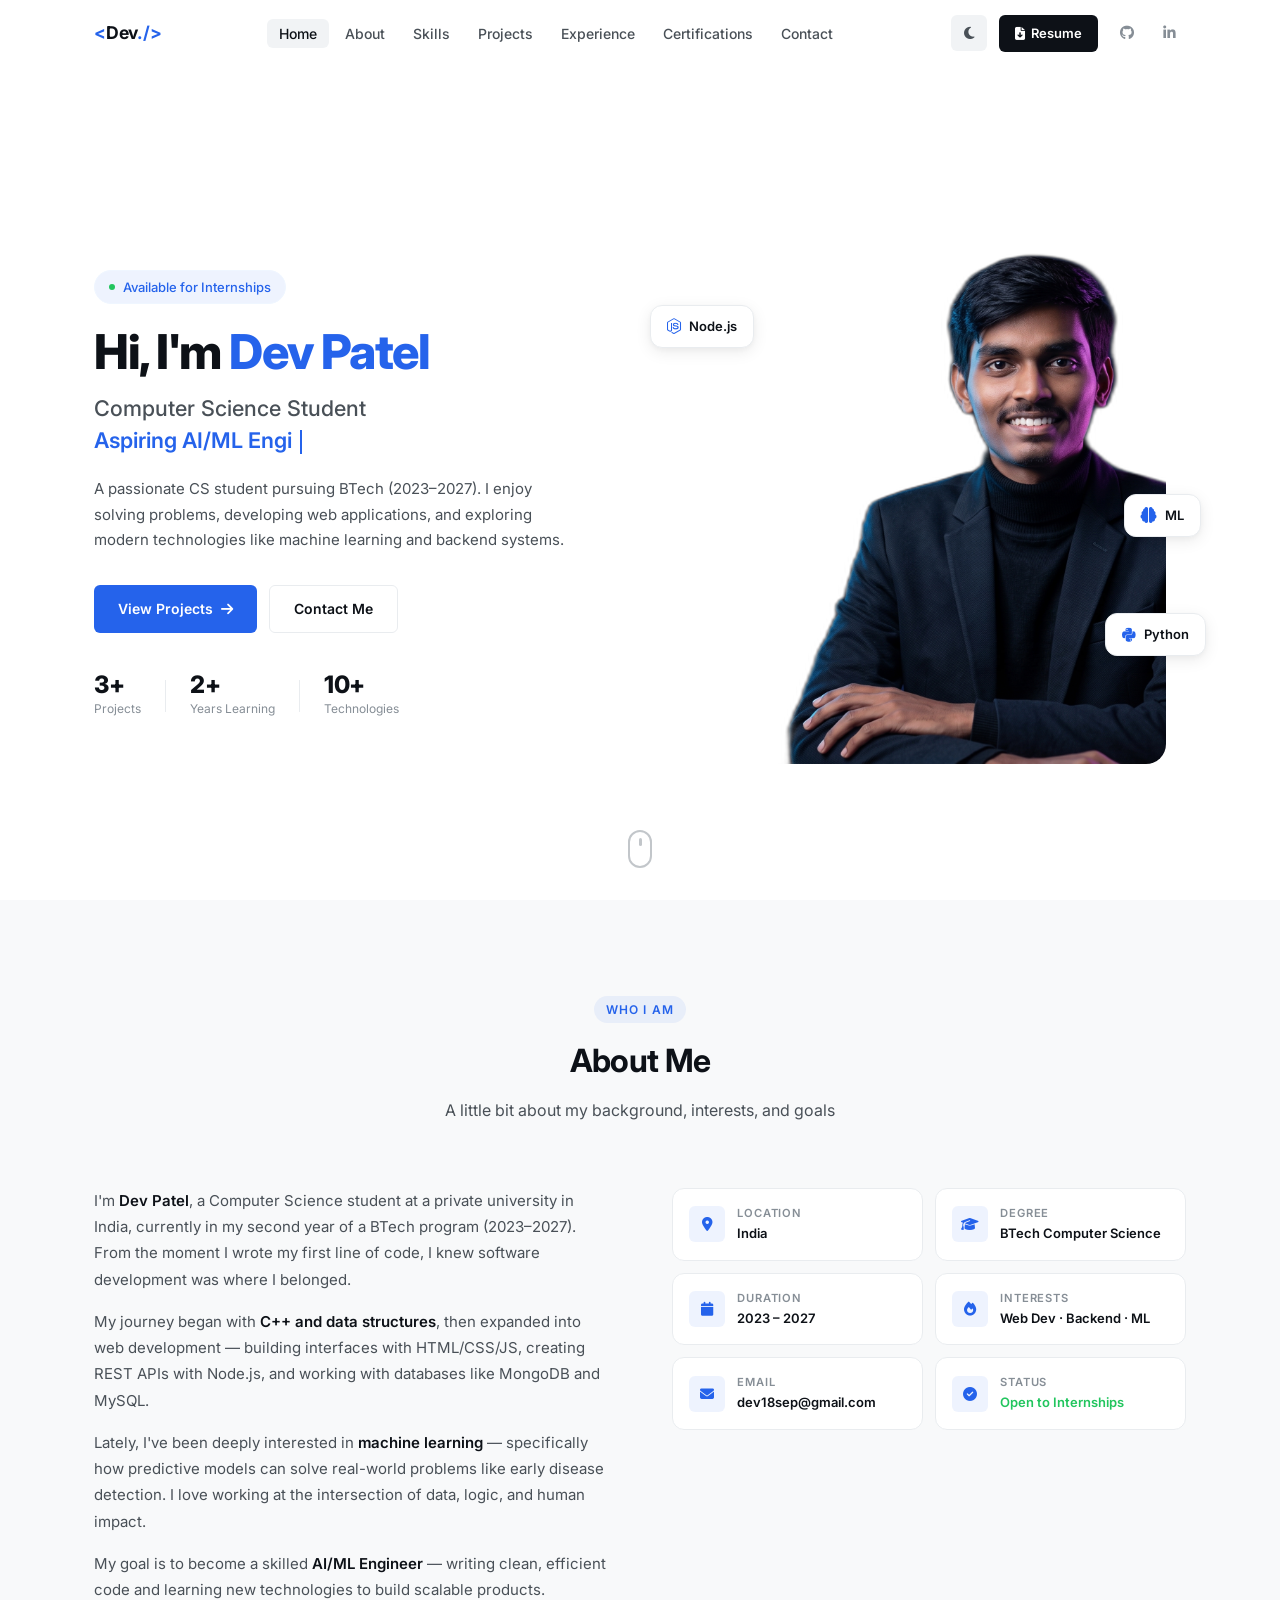
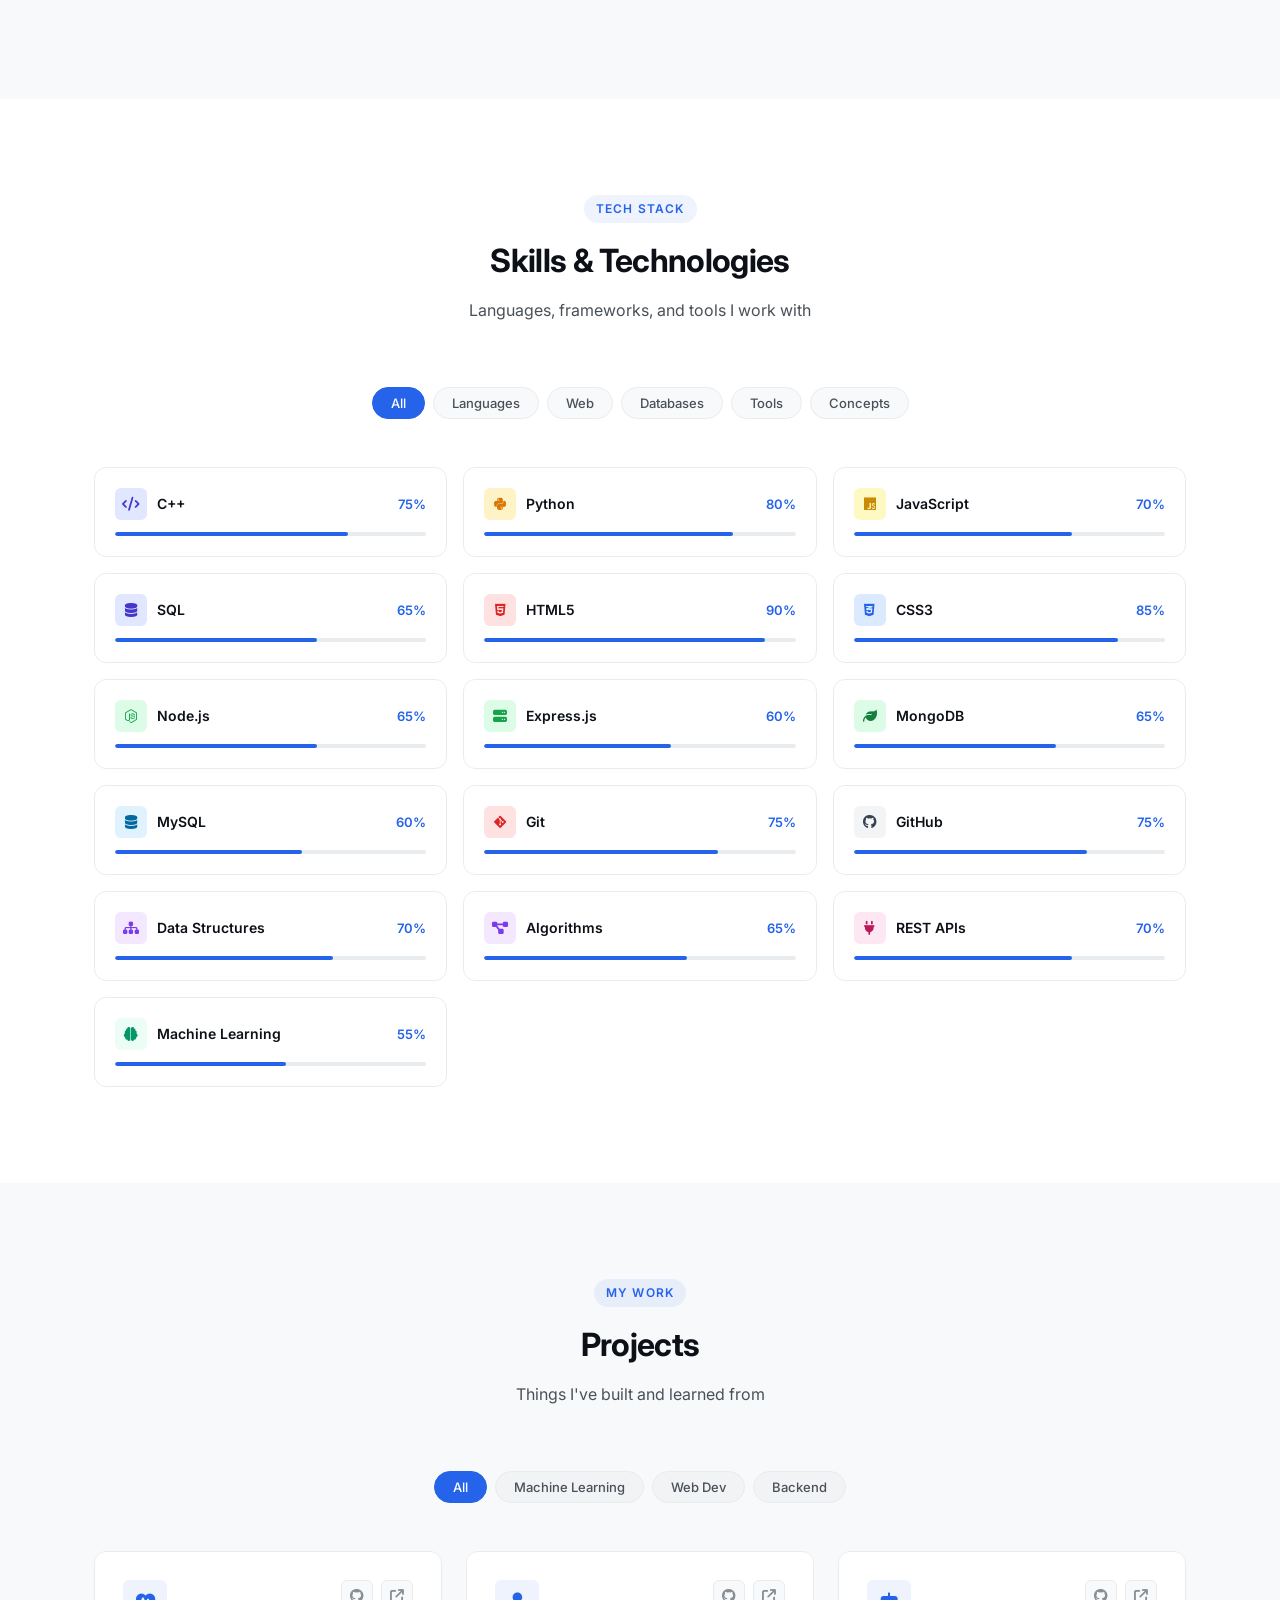
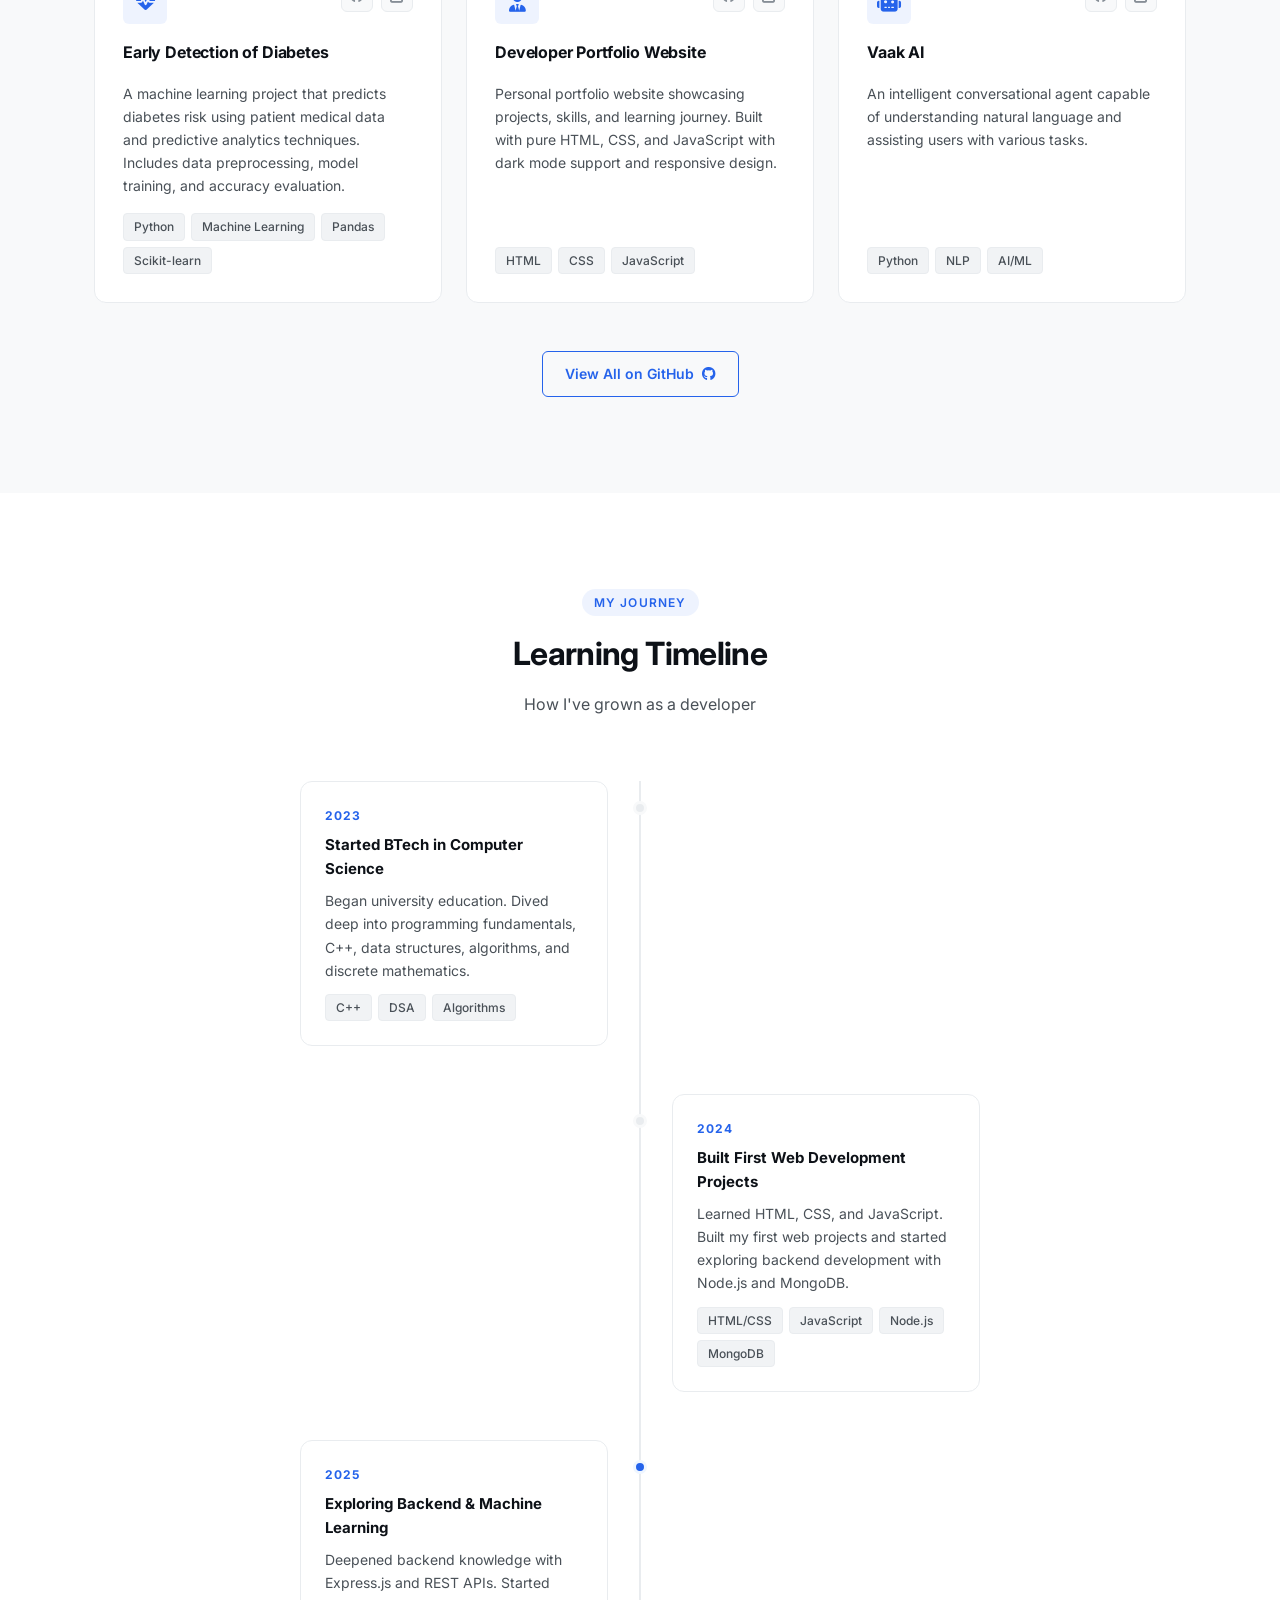
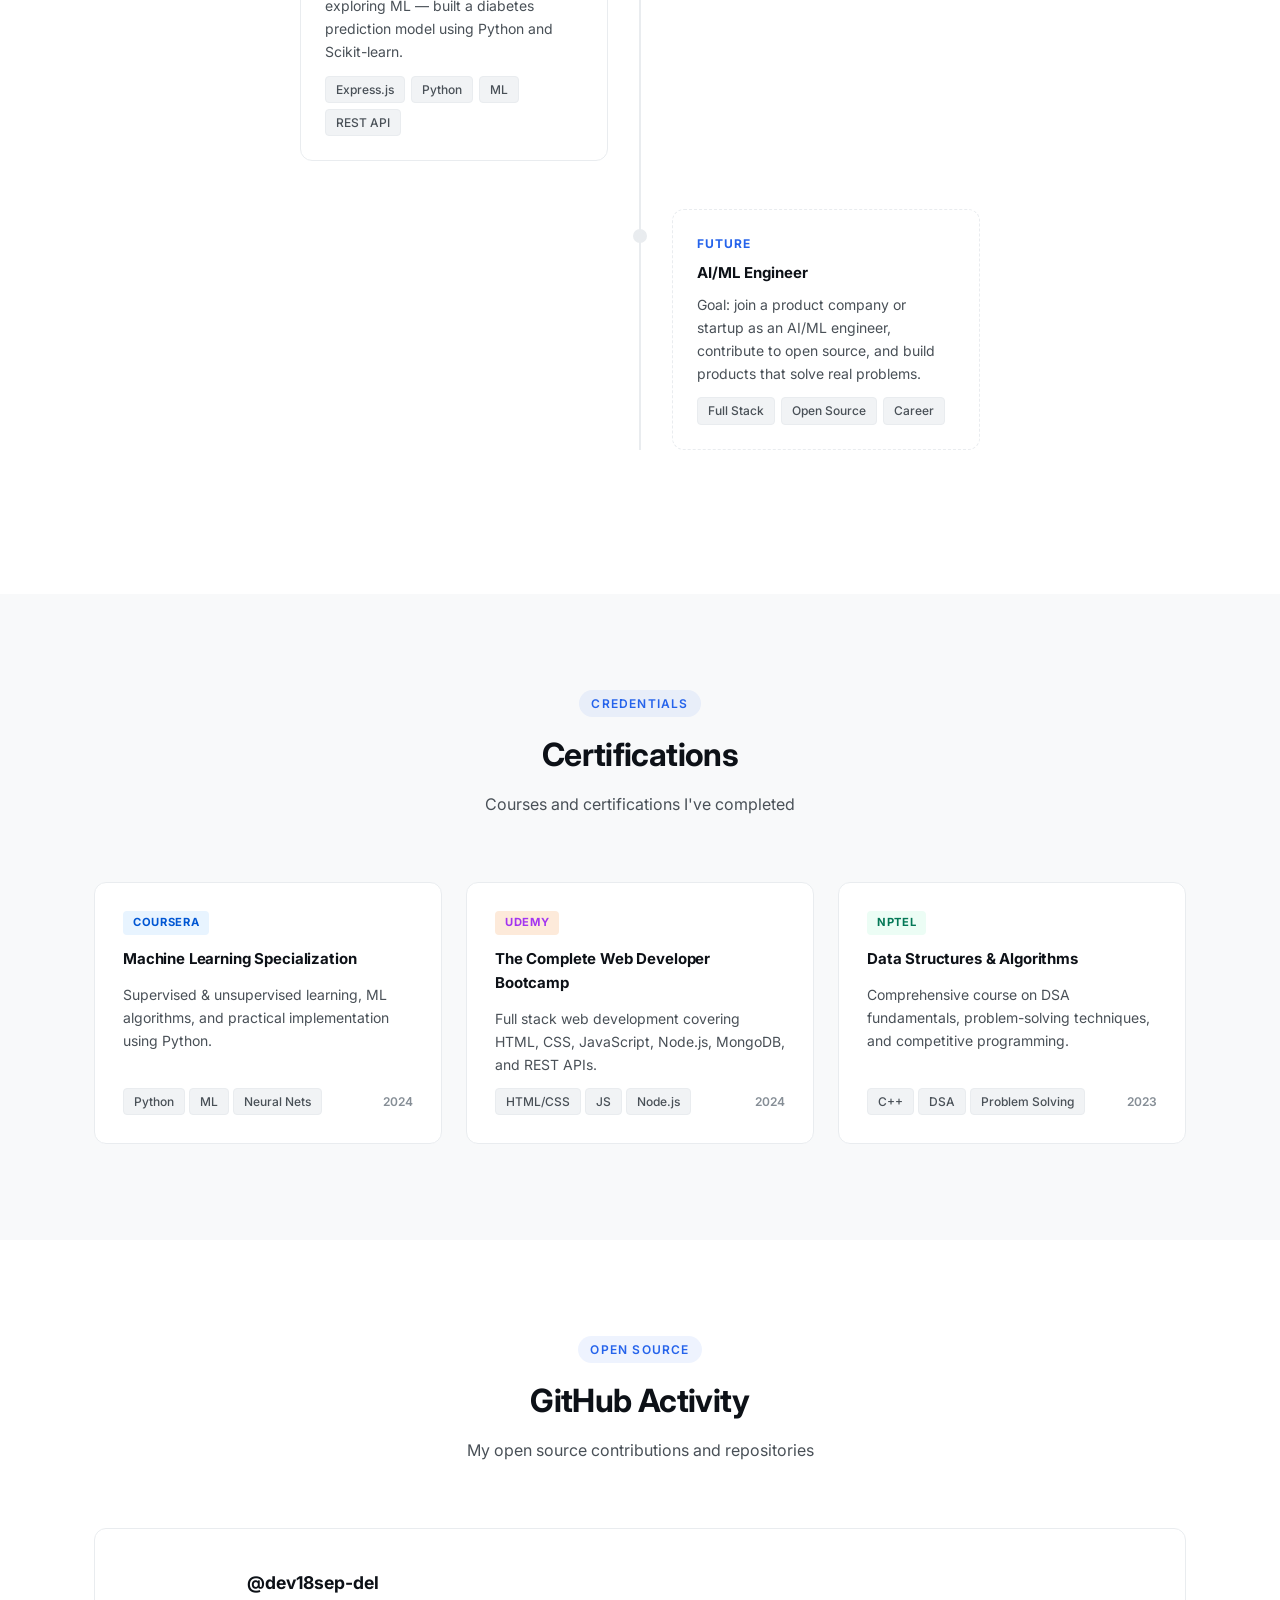
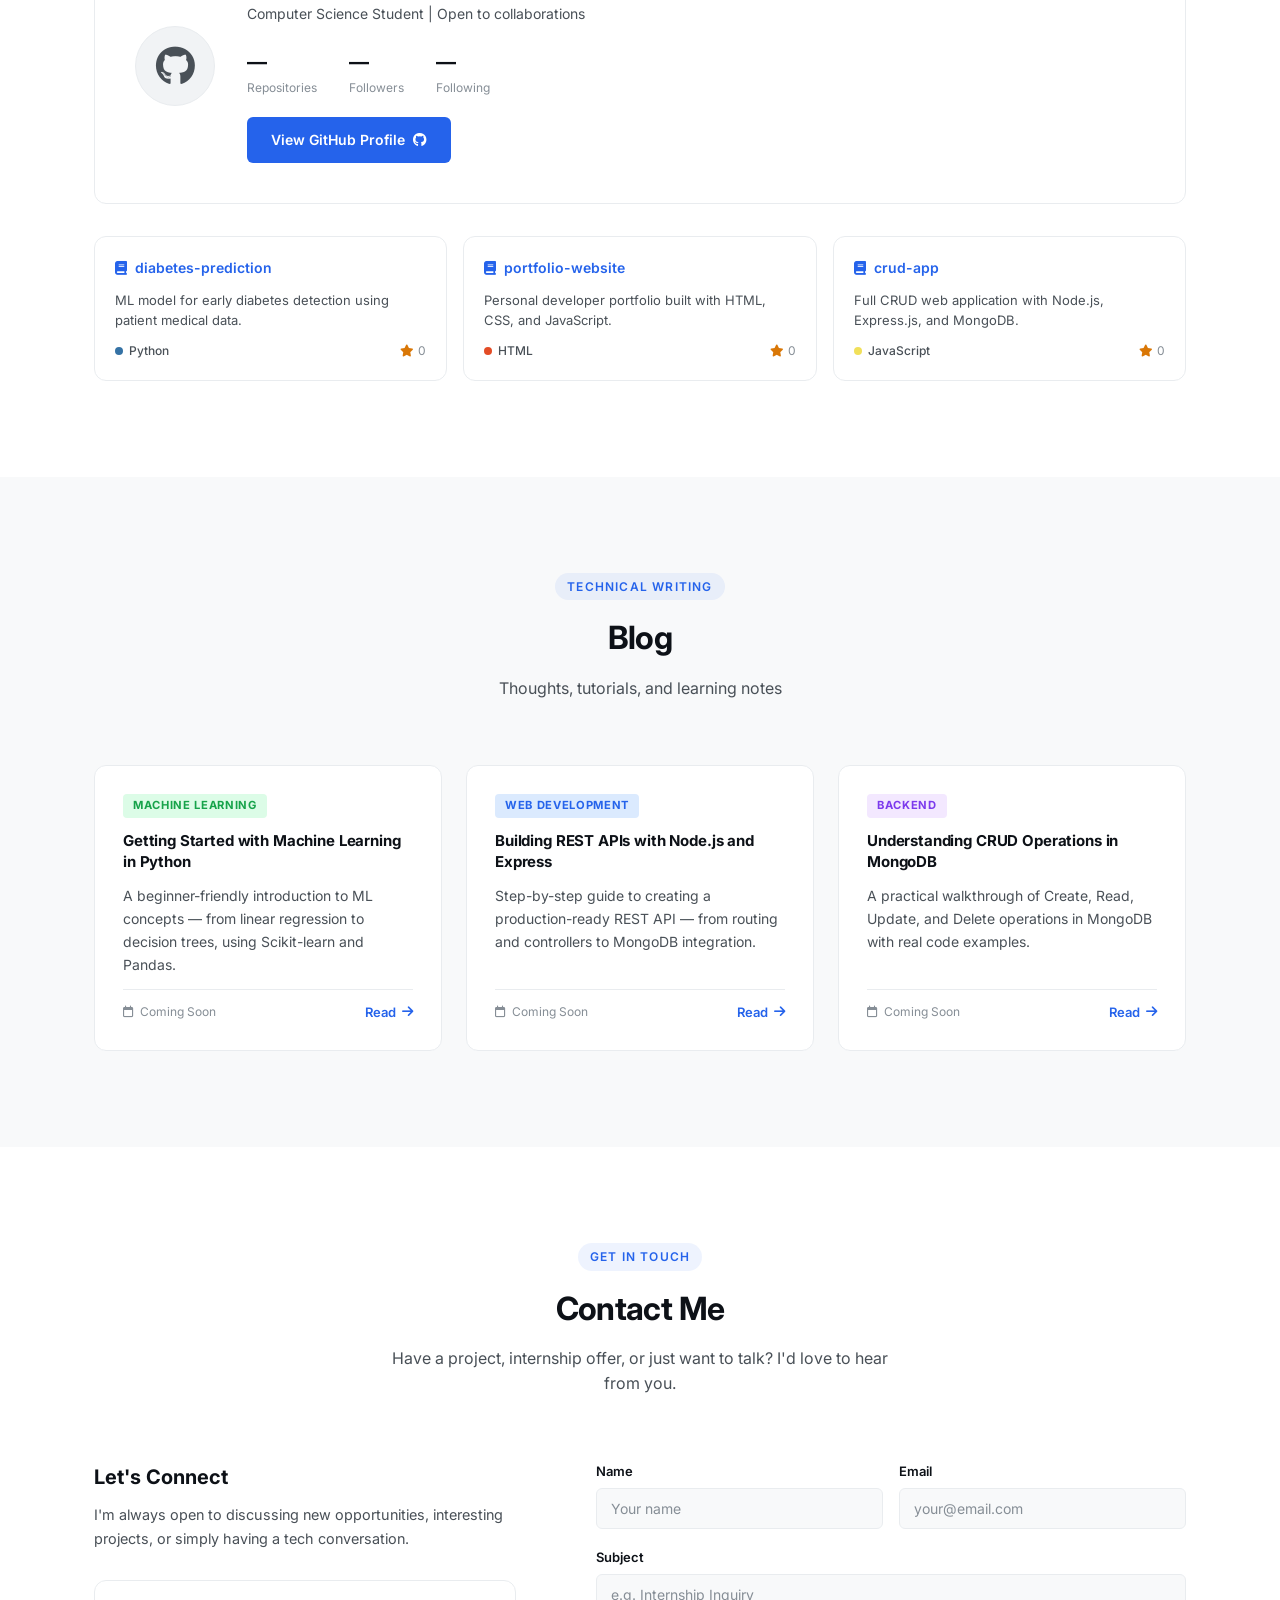
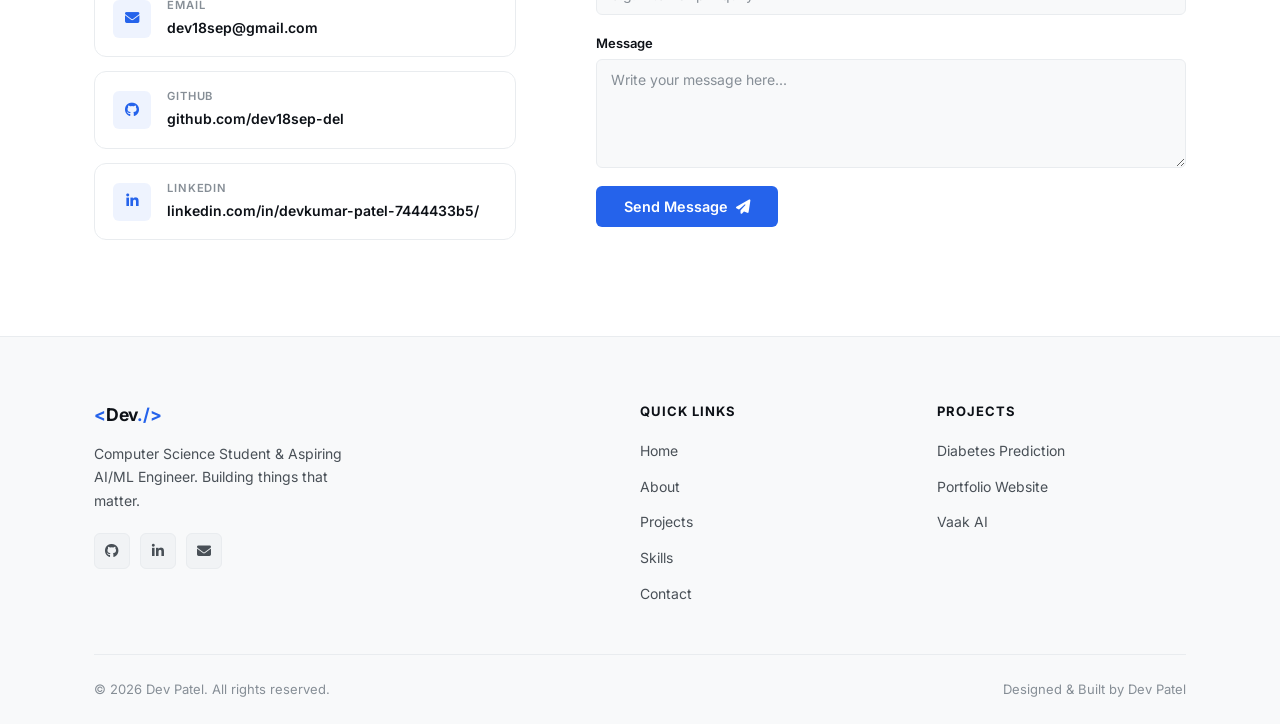
<file: index.html>
<!DOCTYPE html>
<html lang="en" data-theme="light">

<head>
    <meta charset="UTF-8" />
    <meta name="viewport" content="width=device-width, initial-scale=1.0" />
    <meta name="description"
        content="Dev Patel - Computer Science Student & Aspiring AI/ML Engineer. Portfolio showcasing projects, skills, and learning journey." />
    <meta name="keywords" content="Dev Patel, Computer Science, AI/ML Engineer, Web Developer, Portfolio, India" />
    <meta name="author" content="Dev Patel" />
    <meta property="og:title" content="Dev Patel | Portfolio" />
    <meta property="og:description" content="Computer Science Student & Aspiring AI/ML Engineer" />
    <title>Dev Patel | Portfolio</title>
    <link rel="preconnect" href="https://fonts.googleapis.com" />
    <link rel="preconnect" href="https://fonts.gstatic.com" crossorigin />
    <link href="https://fonts.googleapis.com/css2?family=Inter:wght@300;400;500;600;700;800&display=swap"
        rel="stylesheet" />
    <link rel="stylesheet" href="https://cdnjs.cloudflare.com/ajax/libs/font-awesome/6.5.0/css/all.min.css" />
    <link rel="stylesheet" href="style.css" />
</head>

<body>

    <!-- Scroll Progress Bar -->
    <div class="scroll-progress" id="scrollProgress"></div>

    <!-- ========================
       NAVBAR
  ======================== -->
    <nav class="navbar" id="navbar">
        <div class="nav-container">
            <a href="#home" class="nav-logo">
                <span class="logo-bracket">&lt;</span>Dev<span class="logo-dot">.</span><span
                    class="logo-bracket">/&gt;</span>
            </a>

            <ul class="nav-links" id="navLinks">
                <li><a href="#home" class="nav-link active">Home</a></li>
                <li><a href="#about" class="nav-link">About</a></li>
                <li><a href="#skills" class="nav-link">Skills</a></li>
                <li><a href="#projects" class="nav-link">Projects</a></li>
                <li><a href="#experience" class="nav-link">Experience</a></li>
                <li><a href="#certifications" class="nav-link">Certifications</a></li>
                <li><a href="#contact" class="nav-link">Contact</a></li>
            </ul>

            <div class="nav-actions">
                <button class="theme-toggle" id="themeToggle" aria-label="Toggle dark mode">
                    <i class="fa-solid fa-moon" id="themeIcon"></i>
                </button>
                <a href="#" class="btn-resume" id="resumeBtn" aria-label="Download Resume">
                    <i class="fa-solid fa-file-arrow-down"></i>
                    <span>Resume</span>
                </a>
                <div class="nav-socials">
                    <a href="https://github.com/dev18sep-del" target="_blank" rel="noopener" aria-label="GitHub"><i
                            class="fa-brands fa-github"></i></a>
                    <a href="https://www.linkedin.com/in/devkumar-patel-7444433b5/" target="_blank" rel="noopener"
                        aria-label="LinkedIn"><i class="fa-brands fa-linkedin-in"></i></a>
                </div>
            </div>

            <button class="hamburger" id="hamburger" aria-label="Menu">
                <span></span><span></span><span></span>
            </button>
        </div>
    </nav>

    <!-- Mobile Nav Overlay -->
    <div class="mobile-nav" id="mobileNav">
        <ul>
            <li><a href="#home" class="mobile-link">Home</a></li>
            <li><a href="#about" class="mobile-link">About</a></li>
            <li><a href="#skills" class="mobile-link">Skills</a></li>
            <li><a href="#projects" class="mobile-link">Projects</a></li>
            <li><a href="#experience" class="mobile-link">Experience</a></li>
            <li><a href="#certifications" class="mobile-link">Certifications</a></li>
            <li><a href="#contact" class="mobile-link">Contact</a></li>
        </ul>
        <div class="mobile-actions">
            <a href="#" class="btn-resume-mobile">Download Resume</a>
            <div class="mobile-socials">
                <a href="https://github.com/dev18sep-del" target="_blank" rel="noopener"><i
                        class="fa-brands fa-github"></i></a>
                <a href="https://www.linkedin.com/in/devkumar-patel-7444433b5/" target="_blank" rel="noopener"><i
                        class="fa-brands fa-linkedin-in"></i></a>
            </div>
        </div>
    </div>

    <!-- ========================
       HERO SECTION
  ======================== -->
    <section class="hero" id="home">
        <div class="hero-container">
            <div class="hero-content fade-in">
                <div class="hero-badge">
                    <span class="badge-dot"></span>
                    Available for Internships
                </div>
                <h1 class="hero-title">
                    Hi, I'm <span class="text-accent">Dev Patel</span>
                </h1>
                <h2 class="hero-subtitle">
                    Computer Science Student<br />
                    <span class="typewriter" id="typewriter"></span>
                </h2>
                <p class="hero-desc">
                    A passionate CS student pursuing BTech (2023–2027). I enjoy solving problems, developing web
                    applications, and
                    exploring modern technologies like machine learning and backend systems.
                </p>
                <div class="hero-buttons">
                    <a href="#projects" class="btn-primary">View Projects <i class="fa-solid fa-arrow-right"></i></a>
                    <a href="#contact" class="btn-secondary">Contact Me</a>
                </div>
                <div class="hero-stats">
                    <div class="stat">
                        <span class="stat-num">3+</span>
                        <span class="stat-label">Projects</span>
                    </div>
                    <div class="stat-divider"></div>
                    <div class="stat">
                        <span class="stat-num">2+</span>
                        <span class="stat-label">Years Learning</span>
                    </div>
                    <div class="stat-divider"></div>
                    <div class="stat">
                        <span class="stat-num">10+</span>
                        <span class="stat-label">Technologies</span>
                    </div>
                </div>
            </div>
            <div class="hero-image fade-in-right">
                <div class="image-wrapper spline-container">
                    <img src="dev-hero.png" alt="Dev Patel" class="hero-img-element" />
                    <div class="image-decoration"></div>
                </div>
                <div class="floating-card card-1">
                    <i class="fa-brands fa-python"></i>
                    <span>Python</span>
                </div>
                <div class="floating-card card-2">
                    <i class="fa-brands fa-node-js"></i>
                    <span>Node.js</span>
                </div>
                <div class="floating-card card-3">
                    <i class="fa-solid fa-brain"></i>
                    <span>ML</span>
                </div>
            </div>
        </div>
        <div class="scroll-indicator">
            <a href="#about" aria-label="Scroll down">
                <div class="scroll-mouse">
                    <div class="scroll-wheel"></div>
                </div>
            </a>
        </div>
    </section>

    <!-- ========================
       ABOUT SECTION
  ======================== -->
    <section class="section about" id="about">
        <div class="container">
            <div class="section-header">
                <span class="section-tag">Who I Am</span>
                <h2 class="section-title">About Me</h2>
                <p class="section-subtitle">A little bit about my background, interests, and goals</p>
            </div>
            <div class="about-grid">
                <div class="about-text reveal">
                    <p>
                        I'm <strong>Dev Patel</strong>, a Computer Science student at a private university in India,
                        currently in my
                        second year of a BTech program (2023–2027). From the moment I wrote my first line of code, I
                        knew software
                        development was where I belonged.
                    </p>
                    <p>
                        My journey began with <strong>C++ and data structures</strong>, then expanded into web
                        development —
                        building interfaces with HTML/CSS/JS, creating REST APIs with Node.js, and working with
                        databases like
                        MongoDB and MySQL.
                    </p>
                    <p>
                        Lately, I've been deeply interested in <strong>machine learning</strong> — specifically how
                        predictive
                        models can solve real-world problems like early disease detection. I love working at the
                        intersection of
                        data, logic, and human impact.
                    </p>
                    <p>
                        My goal is to become a skilled <strong>AI/ML Engineer</strong> — writing clean,
                        efficient code and learning new technologies to build scalable products.
                    </p>
                </div>
                <div class="about-info reveal">
                    <div class="info-cards">
                        <div class="info-card">
                            <div class="info-icon"><i class="fa-solid fa-location-dot"></i></div>
                            <div class="info-details">
                                <span class="info-label">Location</span>
                                <span class="info-value">India</span>
                            </div>
                        </div>
                        <div class="info-card">
                            <div class="info-icon"><i class="fa-solid fa-graduation-cap"></i></div>
                            <div class="info-details">
                                <span class="info-label">Degree</span>
                                <span class="info-value">BTech Computer Science</span>
                            </div>
                        </div>
                        <div class="info-card">
                            <div class="info-icon"><i class="fa-solid fa-calendar"></i></div>
                            <div class="info-details">
                                <span class="info-label">Duration</span>
                                <span class="info-value">2023 – 2027</span>
                            </div>
                        </div>
                        <div class="info-card">
                            <div class="info-icon"><i class="fa-solid fa-fire"></i></div>
                            <div class="info-details">
                                <span class="info-label">Interests</span>
                                <span class="info-value">Web Dev · Backend · ML</span>
                            </div>
                        </div>
                        <div class="info-card">
                            <div class="info-icon"><i class="fa-solid fa-envelope"></i></div>
                            <div class="info-details">
                                <span class="info-label">Email</span>
                                <span class="info-value">dev18sep@gmail.com</span>
                            </div>
                        </div>
                        <div class="info-card">
                            <div class="info-icon"><i class="fa-solid fa-circle-check"></i></div>
                            <div class="info-details">
                                <span class="info-label">Status</span>
                                <span class="info-value available">Open to Internships</span>
                            </div>
                        </div>
                    </div>
                </div>
            </div>
        </div>
    </section>

    <!-- ========================
       SKILLS SECTION
  ======================== -->
    <section class="section skills" id="skills">
        <div class="container">
            <div class="section-header">
                <span class="section-tag">Tech Stack</span>
                <h2 class="section-title">Skills & Technologies</h2>
                <p class="section-subtitle">Languages, frameworks, and tools I work with</p>
            </div>

            <div class="skills-tabs">
                <button class="skill-tab active" data-target="all">All</button>
                <button class="skill-tab" data-target="languages">Languages</button>
                <button class="skill-tab" data-target="web">Web</button>
                <button class="skill-tab" data-target="databases">Databases</button>
                <button class="skill-tab" data-target="tools">Tools</button>
                <button class="skill-tab" data-target="concepts">Concepts</button>
            </div>

            <div class="skills-grid">
                <!-- Languages -->
                <div class="skill-item reveal" data-category="languages">
                    <div class="skill-header">
                        <div class="skill-icon lang-icon"><i class="fa-solid fa-code"></i></div>
                        <span class="skill-name">C++</span>
                        <span class="skill-percent">75%</span>
                    </div>
                    <div class="skill-bar">
                        <div class="skill-fill" data-width="75"></div>
                    </div>
                </div>
                <div class="skill-item reveal" data-category="languages">
                    <div class="skill-header">
                        <div class="skill-icon py-icon"><i class="fa-brands fa-python"></i></div>
                        <span class="skill-name">Python</span>
                        <span class="skill-percent">80%</span>
                    </div>
                    <div class="skill-bar">
                        <div class="skill-fill" data-width="80"></div>
                    </div>
                </div>
                <div class="skill-item reveal" data-category="languages web">
                    <div class="skill-header">
                        <div class="skill-icon js-icon"><i class="fa-brands fa-js"></i></div>
                        <span class="skill-name">JavaScript</span>
                        <span class="skill-percent">70%</span>
                    </div>
                    <div class="skill-bar">
                        <div class="skill-fill" data-width="70"></div>
                    </div>
                </div>
                <div class="skill-item reveal" data-category="languages databases">
                    <div class="skill-header">
                        <div class="skill-icon sql-icon"><i class="fa-solid fa-database"></i></div>
                        <span class="skill-name">SQL</span>
                        <span class="skill-percent">65%</span>
                    </div>
                    <div class="skill-bar">
                        <div class="skill-fill" data-width="65"></div>
                    </div>
                </div>
                <!-- Web -->
                <div class="skill-item reveal" data-category="web">
                    <div class="skill-header">
                        <div class="skill-icon html-icon"><i class="fa-brands fa-html5"></i></div>
                        <span class="skill-name">HTML5</span>
                        <span class="skill-percent">90%</span>
                    </div>
                    <div class="skill-bar">
                        <div class="skill-fill" data-width="90"></div>
                    </div>
                </div>
                <div class="skill-item reveal" data-category="web">
                    <div class="skill-header">
                        <div class="skill-icon css-icon"><i class="fa-brands fa-css3-alt"></i></div>
                        <span class="skill-name">CSS3</span>
                        <span class="skill-percent">85%</span>
                    </div>
                    <div class="skill-bar">
                        <div class="skill-fill" data-width="85"></div>
                    </div>
                </div>
                <div class="skill-item reveal" data-category="web">
                    <div class="skill-header">
                        <div class="skill-icon node-icon"><i class="fa-brands fa-node-js"></i></div>
                        <span class="skill-name">Node.js</span>
                        <span class="skill-percent">65%</span>
                    </div>
                    <div class="skill-bar">
                        <div class="skill-fill" data-width="65"></div>
                    </div>
                </div>
                <div class="skill-item reveal" data-category="web">
                    <div class="skill-header">
                        <div class="skill-icon express-icon"><i class="fa-solid fa-server"></i></div>
                        <span class="skill-name">Express.js</span>
                        <span class="skill-percent">60%</span>
                    </div>
                    <div class="skill-bar">
                        <div class="skill-fill" data-width="60"></div>
                    </div>
                </div>
                <!-- Databases -->
                <div class="skill-item reveal" data-category="databases">
                    <div class="skill-header">
                        <div class="skill-icon mongo-icon"><i class="fa-solid fa-leaf"></i></div>
                        <span class="skill-name">MongoDB</span>
                        <span class="skill-percent">65%</span>
                    </div>
                    <div class="skill-bar">
                        <div class="skill-fill" data-width="65"></div>
                    </div>
                </div>
                <div class="skill-item reveal" data-category="databases">
                    <div class="skill-header">
                        <div class="skill-icon mysql-icon"><i class="fa-solid fa-database"></i></div>
                        <span class="skill-name">MySQL</span>
                        <span class="skill-percent">60%</span>
                    </div>
                    <div class="skill-bar">
                        <div class="skill-fill" data-width="60"></div>
                    </div>
                </div>
                <!-- Tools -->
                <div class="skill-item reveal" data-category="tools">
                    <div class="skill-header">
                        <div class="skill-icon git-icon"><i class="fa-brands fa-git-alt"></i></div>
                        <span class="skill-name">Git</span>
                        <span class="skill-percent">75%</span>
                    </div>
                    <div class="skill-bar">
                        <div class="skill-fill" data-width="75"></div>
                    </div>
                </div>
                <div class="skill-item reveal" data-category="tools">
                    <div class="skill-header">
                        <div class="skill-icon gh-icon"><i class="fa-brands fa-github"></i></div>
                        <span class="skill-name">GitHub</span>
                        <span class="skill-percent">75%</span>
                    </div>
                    <div class="skill-bar">
                        <div class="skill-fill" data-width="75"></div>
                    </div>
                </div>
                <!-- Concepts -->
                <div class="skill-item reveal" data-category="concepts">
                    <div class="skill-header">
                        <div class="skill-icon dsa-icon"><i class="fa-solid fa-sitemap"></i></div>
                        <span class="skill-name">Data Structures</span>
                        <span class="skill-percent">70%</span>
                    </div>
                    <div class="skill-bar">
                        <div class="skill-fill" data-width="70"></div>
                    </div>
                </div>
                <div class="skill-item reveal" data-category="concepts">
                    <div class="skill-header">
                        <div class="skill-icon algo-icon"><i class="fa-solid fa-diagram-project"></i></div>
                        <span class="skill-name">Algorithms</span>
                        <span class="skill-percent">65%</span>
                    </div>
                    <div class="skill-bar">
                        <div class="skill-fill" data-width="65"></div>
                    </div>
                </div>
                <div class="skill-item reveal" data-category="concepts">
                    <div class="skill-header">
                        <div class="skill-icon api-icon"><i class="fa-solid fa-plug"></i></div>
                        <span class="skill-name">REST APIs</span>
                        <span class="skill-percent">70%</span>
                    </div>
                    <div class="skill-bar">
                        <div class="skill-fill" data-width="70"></div>
                    </div>
                </div>
                <div class="skill-item reveal" data-category="concepts">
                    <div class="skill-header">
                        <div class="skill-icon ml-icon"><i class="fa-solid fa-brain"></i></div>
                        <span class="skill-name">Machine Learning</span>
                        <span class="skill-percent">55%</span>
                    </div>
                    <div class="skill-bar">
                        <div class="skill-fill" data-width="55"></div>
                    </div>
                </div>
            </div>
        </div>
    </section>

    <!-- ========================
       PROJECTS SECTION
  ======================== -->
    <section class="section projects" id="projects">
        <div class="container">
            <div class="section-header">
                <span class="section-tag">My Work</span>
                <h2 class="section-title">Projects</h2>
                <p class="section-subtitle">Things I've built and learned from</p>
            </div>

            <div class="project-filters">
                <button class="filter-btn active" data-filter="all">All</button>
                <button class="filter-btn" data-filter="ml">Machine Learning</button>
                <button class="filter-btn" data-filter="web">Web Dev</button>
                <button class="filter-btn" data-filter="backend">Backend</button>
            </div>

            <div class="projects-grid">
                <!-- Project 1 -->
                <article class="project-card reveal" data-filter="ml">
                    <div class="card-top">
                        <div class="project-icon">
                            <i class="fa-solid fa-heart-pulse"></i>
                        </div>
                        <div class="card-links">
                            <a href="#" class="card-link" title="GitHub" aria-label="GitHub Repository"><i
                                    class="fa-brands fa-github"></i></a>
                            <a href="#" class="card-link" title="Live Demo" aria-label="Live Demo"><i
                                    class="fa-solid fa-arrow-up-right-from-square"></i></a>
                        </div>
                    </div>
                    <h3 class="project-title">Early Detection of Diabetes</h3>
                    <p class="project-desc">
                        A machine learning project that predicts diabetes risk using patient medical data and predictive
                        analytics
                        techniques. Includes data preprocessing, model training, and accuracy evaluation.
                    </p>
                    <div class="project-tags">
                        <span class="tag">Python</span>
                        <span class="tag">Machine Learning</span>
                        <span class="tag">Pandas</span>
                        <span class="tag">Scikit-learn</span>
                    </div>
                </article>

                <!-- Project 2 -->
                <article class="project-card reveal" data-filter="web">
                    <div class="card-top">
                        <div class="project-icon">
                            <i class="fa-solid fa-user-tie"></i>
                        </div>
                        <div class="card-links">
                            <a href="#" class="card-link" title="GitHub" aria-label="GitHub Repository"><i
                                    class="fa-brands fa-github"></i></a>
                            <a href="#" class="card-link" title="Live Demo" aria-label="Live Demo"><i
                                    class="fa-solid fa-arrow-up-right-from-square"></i></a>
                        </div>
                    </div>
                    <h3 class="project-title">Developer Portfolio Website</h3>
                    <p class="project-desc">
                        Personal portfolio website showcasing projects, skills, and learning journey. Built with pure
                        HTML, CSS, and
                        JavaScript with dark mode support and responsive design.
                    </p>
                    <div class="project-tags">
                        <span class="tag">HTML</span>
                        <span class="tag">CSS</span>
                        <span class="tag">JavaScript</span>
                    </div>
                </article>


                <!-- Project 4 -->
                <article class="project-card reveal" data-filter="ml">
                    <div class="card-top">
                        <div class="project-icon">
                            <i class="fa-solid fa-robot"></i>
                        </div>
                        <div class="card-links">
                            <a href="#" class="card-link" title="GitHub" aria-label="GitHub Repository"><i
                                    class="fa-brands fa-github"></i></a>
                            <a href="https://vaakai.ai.studio/" target="_blank" rel="noopener" class="card-link" title="Live Demo" aria-label="Live Demo"><i
                                    class="fa-solid fa-arrow-up-right-from-square"></i></a>
                        </div>
                    </div>
                    <h3 class="project-title">Vaak AI</h3>
                    <p class="project-desc">
                        An intelligent conversational agent capable of understanding natural language and assisting users with various tasks.
                    </p>
                    <div class="project-tags">
                        <span class="tag">Python</span>
                        <span class="tag">NLP</span>
                        <span class="tag">AI/ML</span>
                    </div>
                </article>
            </div>

            <div class="projects-footer">
                <a href="https://github.com/dev18sep-del" target="_blank" rel="noopener" class="btn-outline">
                    View All on GitHub <i class="fa-brands fa-github"></i>
                </a>
            </div>
        </div>
    </section>

    <!-- ========================
       EXPERIENCE / TIMELINE
  ======================== -->
    <section class="section experience" id="experience">
        <div class="container">
            <div class="section-header">
                <span class="section-tag">My Journey</span>
                <h2 class="section-title">Learning Timeline</h2>
                <p class="section-subtitle">How I've grown as a developer</p>
            </div>
            <div class="timeline">
                <div class="timeline-item reveal">
                    <div class="timeline-dot"></div>
                    <div class="timeline-content left">
                        <span class="timeline-year">2023</span>
                        <h3>Started BTech in Computer Science</h3>
                        <p>Began university education. Dived deep into programming fundamentals, C++, data structures,
                            algorithms,
                            and discrete mathematics.</p>
                        <div class="timeline-tags">
                            <span class="tag">C++</span><span class="tag">DSA</span><span class="tag">Algorithms</span>
                        </div>
                    </div>
                </div>
                <div class="timeline-item reveal">
                    <div class="timeline-dot"></div>
                    <div class="timeline-content right">
                        <span class="timeline-year">2024</span>
                        <h3>Built First Web Development Projects</h3>
                        <p>Learned HTML, CSS, and JavaScript. Built my first web projects and started exploring backend
                            development
                            with Node.js and MongoDB.</p>
                        <div class="timeline-tags">
                            <span class="tag">HTML/CSS</span><span class="tag">JavaScript</span><span
                                class="tag">Node.js</span><span class="tag">MongoDB</span>
                        </div>
                    </div>
                </div>
                <div class="timeline-item reveal">
                    <div class="timeline-dot active"></div>
                    <div class="timeline-content left">
                        <span class="timeline-year">2025</span>
                        <h3>Exploring Backend & Machine Learning</h3>
                        <p>Deepened backend knowledge with Express.js and REST APIs. Started exploring ML — built a
                            diabetes
                            prediction model using Python and Scikit-learn.</p>
                        <div class="timeline-tags">
                            <span class="tag">Express.js</span><span class="tag">Python</span><span
                                class="tag">ML</span><span class="tag">REST API</span>
                        </div>
                    </div>
                </div>
                <div class="timeline-item reveal">
                    <div class="timeline-dot future"></div>
                    <div class="timeline-content right future-card">
                        <span class="timeline-year">Future</span>
                        <h3>AI/ML Engineer</h3>
                        <p>Goal: join a product company or startup as an AI/ML engineer, contribute to open source,
                            and build products that solve real problems.</p>
                        <div class="timeline-tags">
                            <span class="tag">Full Stack</span><span class="tag">Open Source</span><span
                                class="tag">Career</span>
                        </div>
                    </div>
                </div>
            </div>
        </div>
    </section>

    <!-- ========================
       CERTIFICATIONS SECTION
  ======================== -->
    <section class="section certifications" id="certifications">
        <div class="container">
            <div class="section-header">
                <span class="section-tag">Credentials</span>
                <h2 class="section-title">Certifications</h2>
                <p class="section-subtitle">Courses and certifications I've completed</p>
            </div>
            <div class="certs-grid">
                <div class="cert-card reveal">
                    <div class="cert-platform coursera">Coursera</div>
                    <h3 class="cert-title">Machine Learning Specialization</h3>
                    <p class="cert-desc">Supervised & unsupervised learning, ML algorithms, and practical implementation
                        using
                        Python.</p>
                    <div class="cert-footer">
                        <div class="cert-skills">
                            <span class="tag">Python</span><span class="tag">ML</span><span class="tag">Neural
                                Nets</span>
                        </div>
                        <span class="cert-date">2024</span>
                    </div>
                </div>
                <div class="cert-card reveal">
                    <div class="cert-platform udemy">Udemy</div>
                    <h3 class="cert-title">The Complete Web Developer Bootcamp</h3>
                    <p class="cert-desc">Full stack web development covering HTML, CSS, JavaScript, Node.js, MongoDB,
                        and REST
                        APIs.</p>
                    <div class="cert-footer">
                        <div class="cert-skills">
                            <span class="tag">HTML/CSS</span><span class="tag">JS</span><span class="tag">Node.js</span>
                        </div>
                        <span class="cert-date">2024</span>
                    </div>
                </div>
                <div class="cert-card reveal">
                    <div class="cert-platform nptel">NPTEL</div>
                    <h3 class="cert-title">Data Structures & Algorithms</h3>
                    <p class="cert-desc">Comprehensive course on DSA fundamentals, problem-solving techniques, and
                        competitive
                        programming.</p>
                    <div class="cert-footer">
                        <div class="cert-skills">
                            <span class="tag">C++</span><span class="tag">DSA</span><span class="tag">Problem
                                Solving</span>
                        </div>
                        <span class="cert-date">2023</span>
                    </div>
                </div>
            </div>
        </div>
    </section>

    <!-- ========================
       GITHUB SECTION
  ======================== -->
    <section class="section github-section" id="github">
        <div class="container">
            <div class="section-header">
                <span class="section-tag">Open Source</span>
                <h2 class="section-title">GitHub Activity</h2>
                <p class="section-subtitle">My open source contributions and repositories</p>
            </div>
            <div class="github-profile-card reveal">
                <div class="github-avatar">
                    <i class="fa-brands fa-github"></i>
                </div>
                <div class="github-info">
                    <h3 id="gh-name">@dev18sep-del</h3>
                    <p id="gh-bio">Computer Science Student | Open to collaborations</p>
                    <div class="github-stats" id="gh-stats">
                        <div class="gh-stat">
                            <span class="gh-stat-num" id="gh-repos">—</span>
                            <span class="gh-stat-label">Repositories</span>
                        </div>
                        <div class="gh-stat">
                            <span class="gh-stat-num" id="gh-followers">—</span>
                            <span class="gh-stat-label">Followers</span>
                        </div>
                        <div class="gh-stat">
                            <span class="gh-stat-num" id="gh-following">—</span>
                            <span class="gh-stat-label">Following</span>
                        </div>
                    </div>
                    <a href="https://github.com/dev18sep-del" target="_blank" rel="noopener" class="btn-primary gh-btn">
                        View GitHub Profile <i class="fa-brands fa-github"></i>
                    </a>
                </div>
            </div>
            <div class="repos-grid" id="reposGrid">
                <!-- Repos loaded via JS or placeholders -->
                <div class="repo-card reveal">
                    <div class="repo-header">
                        <i class="fa-solid fa-book"></i>
                        <span class="repo-name">diabetes-prediction</span>
                    </div>
                    <p class="repo-desc">ML model for early diabetes detection using patient medical data.</p>
                    <div class="repo-footer">
                        <span class="repo-lang python-dot">Python</span>
                        <span class="repo-stars"><i class="fa-solid fa-star"></i> 0</span>
                    </div>
                </div>
                <div class="repo-card reveal">
                    <div class="repo-header">
                        <i class="fa-solid fa-book"></i>
                        <span class="repo-name">portfolio-website</span>
                    </div>
                    <p class="repo-desc">Personal developer portfolio built with HTML, CSS, and JavaScript.</p>
                    <div class="repo-footer">
                        <span class="repo-lang html-dot">HTML</span>
                        <span class="repo-stars"><i class="fa-solid fa-star"></i> 0</span>
                    </div>
                </div>
                <div class="repo-card reveal">
                    <div class="repo-header">
                        <i class="fa-solid fa-book"></i>
                        <span class="repo-name">crud-app</span>
                    </div>
                    <p class="repo-desc">Full CRUD web application with Node.js, Express.js, and MongoDB.</p>
                    <div class="repo-footer">
                        <span class="repo-lang js-dot">JavaScript</span>
                        <span class="repo-stars"><i class="fa-solid fa-star"></i> 0</span>
                    </div>
                </div>
            </div>
        </div>
    </section>

    <!-- ========================
       BLOG SECTION
  ======================== -->
    <section class="section blog" id="blog">
        <div class="container">
            <div class="section-header">
                <span class="section-tag">Technical Writing</span>
                <h2 class="section-title">Blog</h2>
                <p class="section-subtitle">Thoughts, tutorials, and learning notes</p>
            </div>
            <div class="blog-grid">
                <article class="blog-card reveal">
                    <div class="blog-tag-top ml">Machine Learning</div>
                    <h3 class="blog-title">Getting Started with Machine Learning in Python</h3>
                    <p class="blog-excerpt">A beginner-friendly introduction to ML concepts — from linear regression to
                        decision
                        trees, using Scikit-learn and Pandas.</p>
                    <div class="blog-footer">
                        <span class="blog-date"><i class="fa-regular fa-calendar"></i> Coming Soon</span>
                        <a href="#" class="blog-link">Read <i class="fa-solid fa-arrow-right"></i></a>
                    </div>
                </article>
                <article class="blog-card reveal">
                    <div class="blog-tag-top web">Web Development</div>
                    <h3 class="blog-title">Building REST APIs with Node.js and Express</h3>
                    <p class="blog-excerpt">Step-by-step guide to creating a production-ready REST API — from routing
                        and
                        controllers to MongoDB integration.</p>
                    <div class="blog-footer">
                        <span class="blog-date"><i class="fa-regular fa-calendar"></i> Coming Soon</span>
                        <a href="#" class="blog-link">Read <i class="fa-solid fa-arrow-right"></i></a>
                    </div>
                </article>
                <article class="blog-card reveal">
                    <div class="blog-tag-top backend">Backend</div>
                    <h3 class="blog-title">Understanding CRUD Operations in MongoDB</h3>
                    <p class="blog-excerpt">A practical walkthrough of Create, Read, Update, and Delete operations in
                        MongoDB with
                        real code examples.</p>
                    <div class="blog-footer">
                        <span class="blog-date"><i class="fa-regular fa-calendar"></i> Coming Soon</span>
                        <a href="#" class="blog-link">Read <i class="fa-solid fa-arrow-right"></i></a>
                    </div>
                </article>
            </div>
        </div>
    </section>

    <!-- ========================
       CONTACT SECTION
  ======================== -->
    <section class="section contact" id="contact">
        <div class="container">
            <div class="section-header">
                <span class="section-tag">Get In Touch</span>
                <h2 class="section-title">Contact Me</h2>
                <p class="section-subtitle">Have a project, internship offer, or just want to talk? I'd love to hear
                    from you.
                </p>
            </div>
            <div class="contact-grid">
                <div class="contact-info reveal">
                    <h3>Let's Connect</h3>
                    <p>I'm always open to discussing new opportunities, interesting projects, or simply having a tech
                        conversation.</p>
                    <div class="contact-links">
                        <a href="mailto:dev18sep@gmail.com" class="contact-link-item">
                            <div class="contact-link-icon"><i class="fa-solid fa-envelope"></i></div>
                            <div>
                                <span class="cl-label">Email</span>
                                <span class="cl-value">dev18sep@gmail.com</span>
                            </div>
                        </a>
                        <a href="https://github.com/dev18sep-del" target="_blank" rel="noopener"
                            class="contact-link-item">
                            <div class="contact-link-icon"><i class="fa-brands fa-github"></i></div>
                            <div>
                                <span class="cl-label">GitHub</span>
                                <span class="cl-value">github.com/dev18sep-del</span>
                            </div>
                        </a>
                        <a href="https://www.linkedin.com/in/devkumar-patel-7444433b5/" target="_blank" rel="noopener"
                            class="contact-link-item">
                            <div class="contact-link-icon"><i class="fa-brands fa-linkedin-in"></i></div>
                            <div>
                                <span class="cl-label">LinkedIn</span>
                                <span class="cl-value">linkedin.com/in/devkumar-patel-7444433b5/</span>
                            </div>
                        </a>
                    </div>
                </div>
                <div class="contact-form-container reveal">
                    <form class="contact-form" id="contactForm" novalidate>
                        <div class="form-row">
                            <div class="form-group">
                                <label for="contactName">Name</label>
                                <input type="text" id="contactName" name="name" placeholder="Your name"
                                    autocomplete="name" />
                                <span class="form-error" id="nameError"></span>
                            </div>
                            <div class="form-group">
                                <label for="contactEmail">Email</label>
                                <input type="email" id="contactEmail" name="email" placeholder="your@email.com"
                                    autocomplete="email" />
                                <span class="form-error" id="emailError"></span>
                            </div>
                        </div>
                        <div class="form-group">
                            <label for="contactSubject">Subject</label>
                            <input type="text" id="contactSubject" name="subject"
                                placeholder="e.g. Internship Inquiry" />
                            <span class="form-error" id="subjectError"></span>
                        </div>
                        <div class="form-group">
                            <label for="contactMessage">Message</label>
                            <textarea id="contactMessage" name="message" rows="5"
                                placeholder="Write your message here..."></textarea>
                            <span class="form-error" id="messageError"></span>
                        </div>
                        <button type="submit" class="btn-primary form-submit" id="submitBtn">
                            <span id="submitText">Send Message</span>
                            <i class="fa-solid fa-paper-plane" id="submitIcon"></i>
                        </button>
                        <div class="form-success" id="formSuccess">
                            <i class="fa-solid fa-circle-check"></i>
                            Message sent! I'll get back to you soon.
                        </div>
                    </form>
                </div>
            </div>
        </div>
    </section>

    <!-- ========================
       FOOTER
  ======================== -->
    <footer class="footer">
        <div class="container">
            <div class="footer-grid">
                <div class="footer-brand">
                    <a href="#home" class="nav-logo">
                        <span class="logo-bracket">&lt;</span>Dev<span class="logo-dot">.</span><span
                            class="logo-bracket">/&gt;</span>
                    </a>
                    <p>Computer Science Student & Aspiring AI/ML Engineer. Building things that matter.</p>
                    <div class="footer-socials">
                        <a href="https://github.com/dev18sep-del" target="_blank" rel="noopener" aria-label="GitHub"><i
                                class="fa-brands fa-github"></i></a>
                        <a href="https://www.linkedin.com/in/devkumar-patel-7444433b5/" target="_blank" rel="noopener"
                            aria-label="LinkedIn"><i class="fa-brands fa-linkedin-in"></i></a>
                        <a href="mailto:dev18sep@gmail.com" aria-label="Email"><i class="fa-solid fa-envelope"></i></a>
                    </div>
                </div>
                <div class="footer-links">
                    <h4>Quick Links</h4>
                    <ul>
                        <li><a href="#home">Home</a></li>
                        <li><a href="#about">About</a></li>
                        <li><a href="#projects">Projects</a></li>
                        <li><a href="#skills">Skills</a></li>
                        <li><a href="#contact">Contact</a></li>
                    </ul>
                </div>
                <div class="footer-links">
                    <h4>Projects</h4>
                    <ul>
                        <li><a href="#">Diabetes Prediction</a></li>
                        <li><a href="#">Portfolio Website</a></li>
                        <li><a href="https://vaakai.ai.studio/" target="_blank" rel="noopener">Vaak AI</a></li>
                    </ul>
                </div>
            </div>
            <div class="footer-bottom">
                <p>© 2026 Dev Patel. All rights reserved.</p>
                <p>Designed & Built by Dev Patel</p>
            </div>
        </div>
    </footer>

    <!-- Back to Top -->
    <button class="back-to-top" id="backToTop" aria-label="Back to top">
        <i class="fa-solid fa-arrow-up"></i>
    </button>

    <script src="script.js"></script>
</body>

</html>
</file>
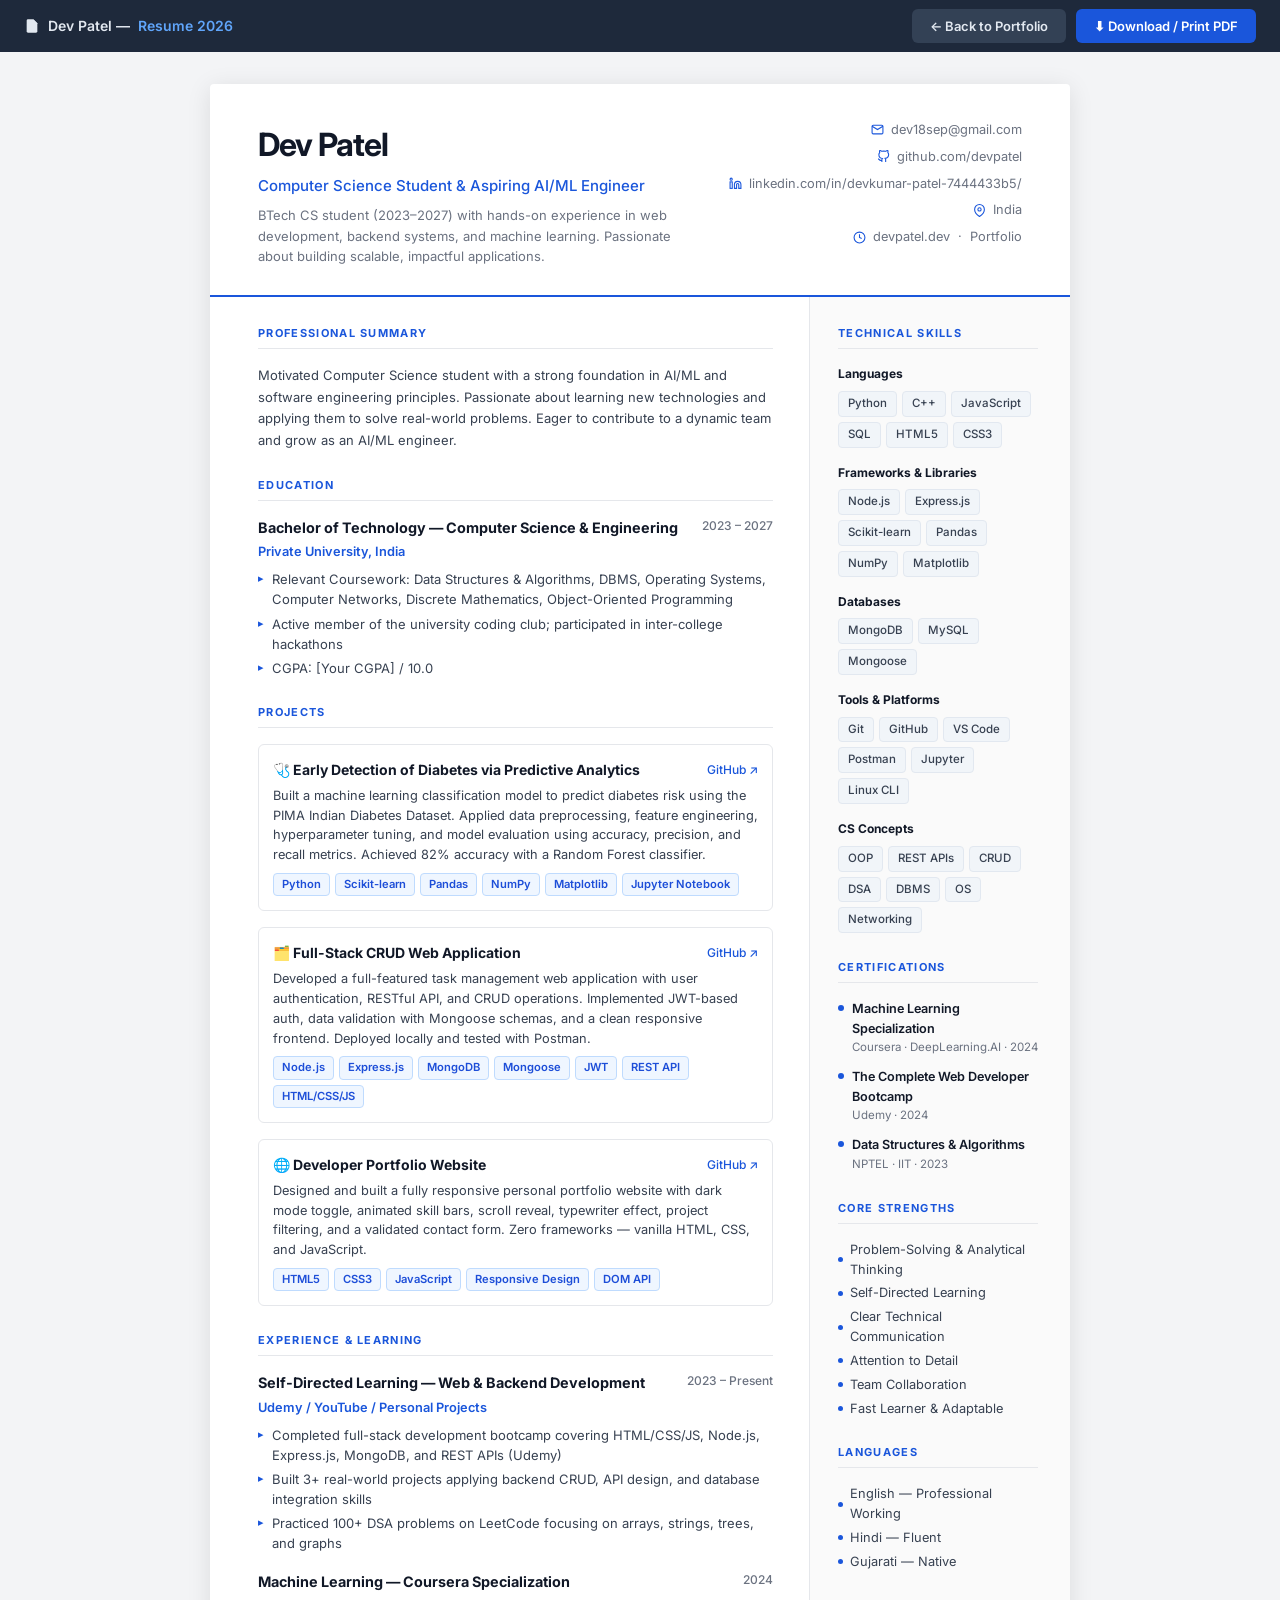
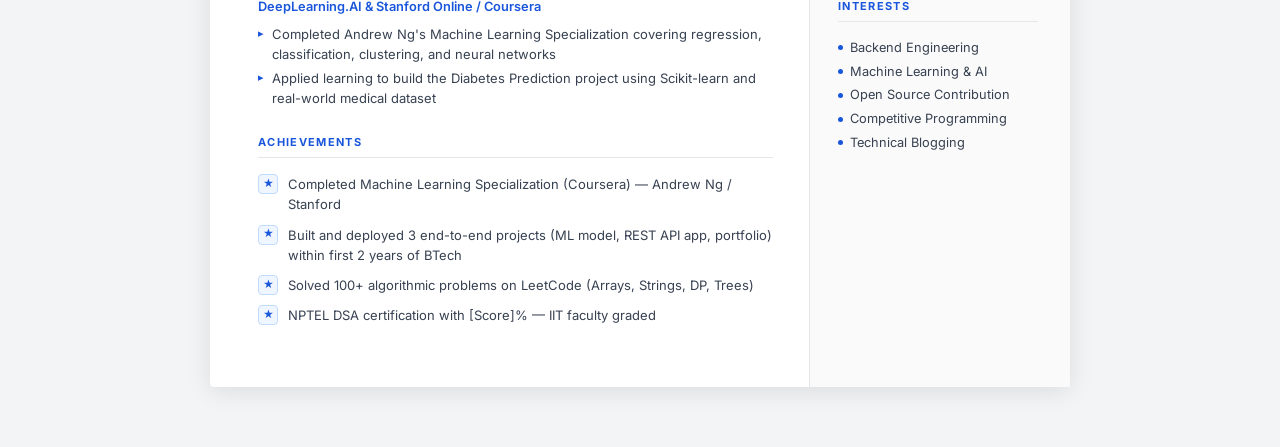
<file: resume.html>
<!DOCTYPE html>
<html lang="en">

<head>
    <meta charset="UTF-8" />
    <meta name="viewport" content="width=device-width, initial-scale=1.0" />
    <title>Dev Patel — Resume</title>
    <link rel="preconnect" href="https://fonts.googleapis.com" />
    <link href="https://fonts.googleapis.com/css2?family=Inter:wght@300;400;500;600;700&display=swap"
        rel="stylesheet" />
    <style>
        /* ================================
       RESUME — Dev Patel
       ATS-friendly + print-ready
    ================================ */
        *,
        *::before,
        *::after {
            box-sizing: border-box;
            margin: 0;
            padding: 0;
        }

        :root {
            --accent: #1a56db;
            --text: #111827;
            --muted: #6b7280;
            --border: #e5e7eb;
            --bg: #ffffff;
            --tag-bg: #eff6ff;
            --tag-color: #1d4ed8;
        }

        body {
            font-family: 'Inter', -apple-system, BlinkMacSystemFont, sans-serif;
            background: #f3f4f6;
            color: var(--text);
            font-size: 14px;
            line-height: 1.55;
        }

        /* ================================
       SCREEN TOOLBAR (hidden on print)
    ================================ */
        .toolbar {
            position: fixed;
            top: 0;
            left: 0;
            right: 0;
            height: 52px;
            background: #1e293b;
            display: flex;
            align-items: center;
            justify-content: space-between;
            padding: 0 24px;
            z-index: 100;
            gap: 12px;
        }

        .toolbar-brand {
            color: #e2e8f0;
            font-size: 0.875rem;
            font-weight: 600;
            display: flex;
            align-items: center;
            gap: 8px;
        }

        .toolbar-brand span {
            color: #60a5fa;
        }

        .toolbar-actions {
            display: flex;
            gap: 10px;
        }

        .btn-print,
        .btn-back {
            display: inline-flex;
            align-items: center;
            gap: 7px;
            padding: 7px 18px;
            border-radius: 6px;
            font-size: 0.8125rem;
            font-weight: 600;
            cursor: pointer;
            border: none;
            font-family: inherit;
            text-decoration: none;
            transition: all 0.15s ease;
        }

        .btn-print {
            background: var(--accent);
            color: #fff;
        }

        .btn-print:hover {
            background: #1e40af;
        }

        .btn-back {
            background: #334155;
            color: #e2e8f0;
        }

        .btn-back:hover {
            background: #475569;
        }

        /* ================================
       PAGE WRAPPER
    ================================ */
        .page-wrapper {
            margin-top: 52px;
            padding: 32px 20px 60px;
            display: flex;
            justify-content: center;
        }

        /* ================================
       RESUME PAPER
    ================================ */
        .resume {
            width: 100%;
            max-width: 860px;
            background: var(--bg);
            box-shadow: 0 4px 24px rgba(0, 0, 0, 0.1);
            border-radius: 4px;
        }

        /* ================================
       HEADER
    ================================ */
        .resume-header {
            padding: 36px 48px 28px;
            border-bottom: 2px solid var(--accent);
            display: flex;
            align-items: flex-start;
            justify-content: space-between;
            gap: 24px;
        }

        .header-left h1 {
            font-size: 2rem;
            font-weight: 700;
            letter-spacing: -0.03em;
            color: var(--text);
            margin-bottom: 4px;
        }

        .header-left .headline {
            font-size: 0.9375rem;
            font-weight: 500;
            color: var(--accent);
            margin-bottom: 8px;
        }

        .header-left .tagline {
            font-size: 0.8125rem;
            color: var(--muted);
            max-width: 420px;
            line-height: 1.6;
        }

        .header-right {
            display: flex;
            flex-direction: column;
            gap: 7px;
            align-items: flex-end;
            flex-shrink: 0;
            min-width: 210px;
        }

        .contact-item {
            display: flex;
            align-items: center;
            gap: 7px;
            font-size: 0.8rem;
            color: var(--muted);
        }

        .contact-item svg {
            width: 13px;
            height: 13px;
            flex-shrink: 0;
            color: var(--accent);
        }

        .contact-item a {
            color: var(--muted);
            text-decoration: none;
        }

        .contact-item a:hover {
            color: var(--accent);
            text-decoration: underline;
        }

        /* ================================
       BODY
    ================================ */
        .resume-body {
            display: grid;
            grid-template-columns: 1fr 260px;
            gap: 0;
        }

        /* ================================
       MAIN COLUMN (LEFT)
    ================================ */
        .main-col {
            padding: 28px 36px 36px 48px;
            border-right: 1px solid var(--border);
        }

        /* ================================
       SIDE COLUMN (RIGHT)
    ================================ */
        .side-col {
            padding: 28px 32px 36px 28px;
            background: #fafafa;
        }

        /* ================================
       SECTIONS
    ================================ */
        .section {
            margin-bottom: 26px;
        }

        .section-title {
            font-size: 0.6875rem;
            font-weight: 700;
            letter-spacing: 0.12em;
            text-transform: uppercase;
            color: var(--accent);
            border-bottom: 1.5px solid var(--border);
            padding-bottom: 6px;
            margin-bottom: 16px;
        }

        /* ================================
       EXPERIENCE ENTRY
    ================================ */
        .entry {
            margin-bottom: 18px;
        }

        .entry:last-child {
            margin-bottom: 0;
        }

        .entry-header {
            display: flex;
            align-items: flex-start;
            justify-content: space-between;
            gap: 12px;
            margin-bottom: 3px;
        }

        .entry-title {
            font-size: 0.9rem;
            font-weight: 700;
            color: var(--text);
        }

        .entry-date {
            font-size: 0.75rem;
            color: var(--muted);
            white-space: nowrap;
            flex-shrink: 0;
            font-weight: 500;
        }

        .entry-org {
            font-size: 0.8rem;
            color: var(--accent);
            font-weight: 600;
            margin-bottom: 7px;
        }

        .entry-desc {
            list-style: none;
            display: flex;
            flex-direction: column;
            gap: 4px;
        }

        .entry-desc li {
            font-size: 0.8125rem;
            color: #374151;
            padding-left: 14px;
            position: relative;
            line-height: 1.55;
        }

        .entry-desc li::before {
            content: '▸';
            position: absolute;
            left: 0;
            color: var(--accent);
            font-size: 0.7rem;
            top: 1px;
        }

        /* ================================
       PROJECT ENTRY
    ================================ */
        .project-entry {
            margin-bottom: 16px;
            padding: 14px;
            border: 1px solid var(--border);
            border-radius: 6px;
            transition: border-color 0.15s;
        }

        .project-entry:hover {
            border-color: #c7d7f5;
        }

        .project-entry:last-child {
            margin-bottom: 0;
        }

        .project-header {
            display: flex;
            align-items: center;
            justify-content: space-between;
            gap: 8px;
            margin-bottom: 5px;
        }

        .project-name {
            font-size: 0.875rem;
            font-weight: 700;
            color: var(--text);
        }

        .project-link {
            font-size: 0.75rem;
            color: var(--accent);
            text-decoration: none;
            font-weight: 500;
        }

        .project-link:hover {
            text-decoration: underline;
        }

        .project-desc {
            font-size: 0.8rem;
            color: #374151;
            margin-bottom: 8px;
            line-height: 1.55;
        }

        .project-tech {
            display: flex;
            flex-wrap: wrap;
            gap: 5px;
        }

        .tech-tag {
            display: inline-block;
            padding: 2px 8px;
            background: var(--tag-bg);
            color: var(--tag-color);
            border: 1px solid #bfdbfe;
            border-radius: 4px;
            font-size: 0.7rem;
            font-weight: 600;
        }

        /* ================================
       SKILLS (Side)
    ================================ */
        .skill-group {
            margin-bottom: 16px;
        }

        .skill-group:last-child {
            margin-bottom: 0;
        }

        .skill-group-title {
            font-size: 0.75rem;
            font-weight: 700;
            color: var(--text);
            margin-bottom: 7px;
        }

        .skill-tags {
            display: flex;
            flex-wrap: wrap;
            gap: 5px;
        }

        .skill-pill {
            display: inline-block;
            padding: 3px 9px;
            background: #f1f5f9;
            border: 1px solid #e2e8f0;
            border-radius: 4px;
            font-size: 0.72rem;
            font-weight: 500;
            color: #374151;
        }

        /* ================================
       EDUCATION (Side)
    ================================ */
        .edu-entry {
            margin-bottom: 14px;
        }

        .edu-degree {
            font-size: 0.84rem;
            font-weight: 700;
            color: var(--text);
            margin-bottom: 2px;
        }

        .edu-school {
            font-size: 0.78rem;
            color: var(--accent);
            font-weight: 600;
            margin-bottom: 2px;
        }

        .edu-detail {
            font-size: 0.75rem;
            color: var(--muted);
        }

        /* ================================
       CERTIFICATIONS (Side)
    ================================ */
        .cert-item {
            display: flex;
            align-items: flex-start;
            gap: 8px;
            margin-bottom: 10px;
        }

        .cert-item:last-child {
            margin-bottom: 0;
        }

        .cert-dot {
            width: 6px;
            height: 6px;
            background: var(--accent);
            border-radius: 50%;
            flex-shrink: 0;
            margin-top: 6px;
        }

        .cert-name {
            font-size: 0.79rem;
            font-weight: 600;
            color: var(--text);
            margin-bottom: 1px;
        }

        .cert-platform {
            font-size: 0.72rem;
            color: var(--muted);
        }

        /* ================================
       LANGUAGES & INTERESTS
    ================================ */
        .list-items {
            display: flex;
            flex-direction: column;
            gap: 4px;
        }

        .list-item {
            font-size: 0.8rem;
            color: #374151;
            display: flex;
            align-items: center;
            gap: 7px;
        }

        .list-item::before {
            content: '';
            width: 5px;
            height: 5px;
            background: var(--accent);
            border-radius: 50%;
            flex-shrink: 0;
        }

        /* ================================
       SUMMARY
    ================================ */
        .summary-text {
            font-size: 0.8125rem;
            color: #374151;
            line-height: 1.65;
        }

        /* ================================
       ACHIEVEMENTS
    ================================ */
        .achievement-item {
            display: flex;
            align-items: flex-start;
            gap: 10px;
            margin-bottom: 10px;
            font-size: 0.8125rem;
            color: #374151;
            line-height: 1.55;
        }

        .achievement-item:last-child {
            margin-bottom: 0;
        }

        .ach-icon {
            width: 20px;
            height: 20px;
            background: var(--tag-bg);
            border: 1px solid #bfdbfe;
            border-radius: 4px;
            display: flex;
            align-items: center;
            justify-content: center;
            flex-shrink: 0;
            font-size: 0.65rem;
            color: var(--accent);
            font-weight: 800;
            margin-top: 0px;
        }

        /* ================================
       PRINT STYLES
    ================================ */
        @media print {
            body {
                background: white;
                font-size: 12.5px;
            }

            .toolbar {
                display: none;
            }

            .page-wrapper {
                margin-top: 0;
                padding: 0;
            }

            .resume {
                box-shadow: none;
                border-radius: 0;
                max-width: 100%;
            }

            .project-entry:hover {
                border-color: var(--border);
            }

            a {
                color: inherit !important;
            }

            @page {
                margin: 14mm 14mm 14mm 14mm;
                size: A4;
            }
        }

        /* ================================
       RESPONSIVE
    ================================ */
        @media (max-width: 720px) {
            .resume-header {
                flex-direction: column;
                padding: 24px;
            }

            .header-right {
                align-items: flex-start;
            }

            .resume-body {
                grid-template-columns: 1fr;
            }

            .main-col {
                padding: 20px 24px;
                border-right: none;
                border-bottom: 1px solid var(--border);
            }

            .side-col {
                padding: 20px 24px;
            }

            .toolbar {
                padding: 0 14px;
            }
        }
    </style>
</head>

<body>

    <!-- ========================
       SCREEN TOOLBAR
  ======================== -->
    <div class="toolbar">
        <div class="toolbar-brand">
            <svg xmlns="http://www.w3.org/2000/svg" width="16" height="16" fill="currentColor" viewBox="0 0 24 24">
                <path d="M14 2H6a2 2 0 0 0-2 2v16a2 2 0 0 0 2 2h12a2 2 0 0 0 2-2V8z" />
                <polyline points="14 2 14 8 20 8" />
            </svg>
            Dev Patel &mdash; <span>Resume 2026</span>
        </div>
        <div class="toolbar-actions">
            <a href="index.html" class="btn-back">← Back to Portfolio</a>
            <button class="btn-print" onclick="window.print()">⬇ Download / Print PDF</button>
        </div>
    </div>

    <div class="page-wrapper">
        <div class="resume">

            <!-- ========================
           HEADER
      ======================== -->
            <header class="resume-header">
                <div class="header-left">
                    <h1>Dev Patel</h1>
                    <div class="headline">Computer Science Student &amp; Aspiring AI/ML Engineer</div>
                    <div class="tagline">
                        BTech CS student (2023–2027) with hands-on experience in web development, backend systems, and
                        machine learning. Passionate about building scalable, impactful applications.
                    </div>
                </div>
                <div class="header-right">
                    <div class="contact-item">
                        <svg xmlns="http://www.w3.org/2000/svg" viewBox="0 0 24 24" fill="none" stroke="currentColor"
                            stroke-width="2">
                            <path d="M4 4h16c1.1 0 2 .9 2 2v12c0 1.1-.9 2-2 2H4c-1.1 0-2-.9-2-2V6c0-1.1.9-2 2-2z" />
                            <polyline points="22,6 12,12 2,6" />
                        </svg>
                        <a href="mailto:dev18sep@gmail.com">dev18sep@gmail.com</a>
                    </div>
                    <div class="contact-item">
                        <svg xmlns="http://www.w3.org/2000/svg" viewBox="0 0 24 24" fill="none" stroke="currentColor"
                            stroke-width="2">
                            <path
                                d="M9 19c-5 1.5-5-2.5-7-3m14 6v-3.87a3.37 3.37 0 0 0-.94-2.61c3.14-.35 6.44-1.54 6.44-7A5.44 5.44 0 0 0 20 4.77 5.07 5.07 0 0 0 19.91 1S18.73.65 16 2.48a13.38 13.38 0 0 0-7 0C6.27.65 5.09 1 5.09 1A5.07 5.07 0 0 0 5 4.77a5.44 5.44 0 0 0-1.5 3.78c0 5.42 3.3 6.61 6.44 7A3.37 3.37 0 0 0 9 18.13V22" />
                        </svg>
                        <a href="https://github.com/dev18sep-del" target="_blank">github.com/devpatel</a>
                    </div>
                    <div class="contact-item">
                        <svg xmlns="http://www.w3.org/2000/svg" viewBox="0 0 24 24" fill="none" stroke="currentColor"
                            stroke-width="2">
                            <path d="M16 8a6 6 0 0 1 6 6v7h-4v-7a2 2 0 0 0-2-2 2 2 0 0 0-2 2v7h-4v-7a6 6 0 0 1 6-6z" />
                            <rect x="2" y="9" width="4" height="12" />
                            <circle cx="4" cy="4" r="2" />
                        </svg>
                        <a href="https://www.linkedin.com/in/devkumar-patel-7444433b5/"
                            target="_blank">linkedin.com/in/devkumar-patel-7444433b5/</a>
                    </div>
                    <div class="contact-item">
                        <svg xmlns="http://www.w3.org/2000/svg" viewBox="0 0 24 24" fill="none" stroke="currentColor"
                            stroke-width="2">
                            <path d="M21 10c0 7-9 13-9 13s-9-6-9-13a9 9 0 0 1 18 0z" />
                            <circle cx="12" cy="10" r="3" />
                        </svg>
                        India
                    </div>
                    <div class="contact-item">
                        <svg xmlns="http://www.w3.org/2000/svg" viewBox="0 0 24 24" fill="none" stroke="currentColor"
                            stroke-width="2">
                            <circle cx="12" cy="12" r="10" />
                            <polyline points="12 6 12 12 16 14" />
                        </svg>
                        devpatel.dev &nbsp;·&nbsp; Portfolio
                    </div>
                </div>
            </header>

            <!-- ========================
           RESUME BODY
      ======================== -->
            <div class="resume-body">

                <!-- ========================
             MAIN COLUMN (LEFT)
        ======================== -->
                <div class="main-col">

                    <!-- Professional Summary -->
                    <div class="section">
                        <div class="section-title">Professional Summary</div>
                        <p class="summary-text">
                            Motivated Computer Science student with a strong foundation in AI/ML and software engineering
                            principles. Passionate about learning new technologies and applying them to solve
                            real-world problems. Eager to contribute to a dynamic team and grow as an AI/ML engineer.
                        </p>
                    </div>

                    <!-- Education -->
                    <div class="section">
                        <div class="section-title">Education</div>
                        <div class="entry">
                            <div class="entry-header">
                                <div class="entry-title">Bachelor of Technology — Computer Science &amp; Engineering
                                </div>
                                <div class="entry-date">2023 – 2027</div>
                            </div>
                            <div class="entry-org">Private University, India</div>
                            <ul class="entry-desc">
                                <li>Relevant Coursework: Data Structures &amp; Algorithms, DBMS, Operating Systems,
                                    Computer Networks, Discrete Mathematics, Object-Oriented Programming</li>
                                <li>Active member of the university coding club; participated in inter-college
                                    hackathons</li>
                                <li>CGPA: [Your CGPA] / 10.0</li>
                            </ul>
                        </div>
                    </div>

                    <!-- Projects -->
                    <div class="section">
                        <div class="section-title">Projects</div>

                        <div class="project-entry">
                            <div class="project-header">
                                <div class="project-name">🩺 Early Detection of Diabetes via Predictive Analytics</div>
                                <a href="https://github.com/dev18sep-del/diabetes-prediction" class="project-link"
                                    target="_blank">GitHub ↗</a>
                            </div>
                            <div class="project-desc">
                                Built a machine learning classification model to predict diabetes risk using the PIMA
                                Indian Diabetes Dataset. Applied data preprocessing, feature engineering, hyperparameter
                                tuning, and model evaluation using accuracy, precision, and recall metrics. Achieved 82%
                                accuracy with a Random Forest classifier.
                            </div>
                            <div class="project-tech">
                                <span class="tech-tag">Python</span>
                                <span class="tech-tag">Scikit-learn</span>
                                <span class="tech-tag">Pandas</span>
                                <span class="tech-tag">NumPy</span>
                                <span class="tech-tag">Matplotlib</span>
                                <span class="tech-tag">Jupyter Notebook</span>
                            </div>
                        </div>

                        <div class="project-entry">
                            <div class="project-header">
                                <div class="project-name">🗂️ Full-Stack CRUD Web Application</div>
                                <a href="https://github.com/dev18sep-del/crud-app" class="project-link"
                                    target="_blank">GitHub ↗</a>
                            </div>
                            <div class="project-desc">
                                Developed a full-featured task management web application with user authentication,
                                RESTful API, and CRUD operations. Implemented JWT-based auth, data validation with
                                Mongoose schemas, and a clean responsive frontend. Deployed locally and tested with
                                Postman.
                            </div>
                            <div class="project-tech">
                                <span class="tech-tag">Node.js</span>
                                <span class="tech-tag">Express.js</span>
                                <span class="tech-tag">MongoDB</span>
                                <span class="tech-tag">Mongoose</span>
                                <span class="tech-tag">JWT</span>
                                <span class="tech-tag">REST API</span>
                                <span class="tech-tag">HTML/CSS/JS</span>
                            </div>
                        </div>

                        <div class="project-entry">
                            <div class="project-header">
                                <div class="project-name">🌐 Developer Portfolio Website</div>
                                <a href="https://github.com/dev18sep-del/portfolio" class="project-link"
                                    target="_blank">GitHub ↗</a>
                            </div>
                            <div class="project-desc">
                                Designed and built a fully responsive personal portfolio website with dark mode toggle,
                                animated skill bars, scroll reveal, typewriter effect, project filtering, and a
                                validated contact form. Zero frameworks — vanilla HTML, CSS, and JavaScript.
                            </div>
                            <div class="project-tech">
                                <span class="tech-tag">HTML5</span>
                                <span class="tech-tag">CSS3</span>
                                <span class="tech-tag">JavaScript</span>
                                <span class="tech-tag">Responsive Design</span>
                                <span class="tech-tag">DOM API</span>
                            </div>
                        </div>
                    </div>

                    <!-- Experience / Internships -->
                    <div class="section">
                        <div class="section-title">Experience &amp; Learning</div>
                        <div class="entry">
                            <div class="entry-header">
                                <div class="entry-title">Self-Directed Learning — Web &amp; Backend Development</div>
                                <div class="entry-date">2023 – Present</div>
                            </div>
                            <div class="entry-org">Udemy / YouTube / Personal Projects</div>
                            <ul class="entry-desc">
                                <li>Completed full-stack development bootcamp covering HTML/CSS/JS, Node.js, Express.js,
                                    MongoDB, and REST APIs (Udemy)</li>
                                <li>Built 3+ real-world projects applying backend CRUD, API design, and database
                                    integration skills</li>
                                <li>Practiced 100+ DSA problems on LeetCode focusing on arrays, strings, trees, and
                                    graphs</li>
                            </ul>
                        </div>
                        <div class="entry">
                            <div class="entry-header">
                                <div class="entry-title">Machine Learning — Coursera Specialization</div>
                                <div class="entry-date">2024</div>
                            </div>
                            <div class="entry-org">DeepLearning.AI &amp; Stanford Online / Coursera</div>
                            <ul class="entry-desc">
                                <li>Completed Andrew Ng's Machine Learning Specialization covering regression,
                                    classification, clustering, and neural networks</li>
                                <li>Applied learning to build the Diabetes Prediction project using Scikit-learn and
                                    real-world medical dataset</li>
                            </ul>
                        </div>
                    </div>

                    <!-- Achievements -->
                    <div class="section">
                        <div class="section-title">Achievements</div>
                        <div class="achievement-item">
                            <div class="ach-icon">★</div>
                            Completed Machine Learning Specialization (Coursera) — Andrew Ng / Stanford
                        </div>
                        <div class="achievement-item">
                            <div class="ach-icon">★</div>
                            Built and deployed 3 end-to-end projects (ML model, REST API app, portfolio) within first 2
                            years of BTech
                        </div>
                        <div class="achievement-item">
                            <div class="ach-icon">★</div>
                            Solved 100+ algorithmic problems on LeetCode (Arrays, Strings, DP, Trees)
                        </div>
                        <div class="achievement-item">
                            <div class="ach-icon">★</div>
                            NPTEL DSA certification with [Score]% — IIT faculty graded
                        </div>
                    </div>

                </div>

                <!-- ========================
             SIDE COLUMN (RIGHT)
        ======================== -->
                <div class="side-col">

                    <!-- Technical Skills -->
                    <div class="section">
                        <div class="section-title">Technical Skills</div>

                        <div class="skill-group">
                            <div class="skill-group-title">Languages</div>
                            <div class="skill-tags">
                                <span class="skill-pill">Python</span>
                                <span class="skill-pill">C++</span>
                                <span class="skill-pill">JavaScript</span>
                                <span class="skill-pill">SQL</span>
                                <span class="skill-pill">HTML5</span>
                                <span class="skill-pill">CSS3</span>
                            </div>
                        </div>

                        <div class="skill-group">
                            <div class="skill-group-title">Frameworks &amp; Libraries</div>
                            <div class="skill-tags">
                                <span class="skill-pill">Node.js</span>
                                <span class="skill-pill">Express.js</span>
                                <span class="skill-pill">Scikit-learn</span>
                                <span class="skill-pill">Pandas</span>
                                <span class="skill-pill">NumPy</span>
                                <span class="skill-pill">Matplotlib</span>
                            </div>
                        </div>

                        <div class="skill-group">
                            <div class="skill-group-title">Databases</div>
                            <div class="skill-tags">
                                <span class="skill-pill">MongoDB</span>
                                <span class="skill-pill">MySQL</span>
                                <span class="skill-pill">Mongoose</span>
                            </div>
                        </div>

                        <div class="skill-group">
                            <div class="skill-group-title">Tools &amp; Platforms</div>
                            <div class="skill-tags">
                                <span class="skill-pill">Git</span>
                                <span class="skill-pill">GitHub</span>
                                <span class="skill-pill">VS Code</span>
                                <span class="skill-pill">Postman</span>
                                <span class="skill-pill">Jupyter</span>
                                <span class="skill-pill">Linux CLI</span>
                            </div>
                        </div>

                        <div class="skill-group">
                            <div class="skill-group-title">CS Concepts</div>
                            <div class="skill-tags">
                                <span class="skill-pill">OOP</span>
                                <span class="skill-pill">REST APIs</span>
                                <span class="skill-pill">CRUD</span>
                                <span class="skill-pill">DSA</span>
                                <span class="skill-pill">DBMS</span>
                                <span class="skill-pill">OS</span>
                                <span class="skill-pill">Networking</span>
                            </div>
                        </div>
                    </div>

                    <!-- Certifications -->
                    <div class="section">
                        <div class="section-title">Certifications</div>

                        <div class="cert-item">
                            <div class="cert-dot"></div>
                            <div>
                                <div class="cert-name">Machine Learning Specialization</div>
                                <div class="cert-platform">Coursera · DeepLearning.AI · 2024</div>
                            </div>
                        </div>
                        <div class="cert-item">
                            <div class="cert-dot"></div>
                            <div>
                                <div class="cert-name">The Complete Web Developer Bootcamp</div>
                                <div class="cert-platform">Udemy · 2024</div>
                            </div>
                        </div>
                        <div class="cert-item">
                            <div class="cert-dot"></div>
                            <div>
                                <div class="cert-name">Data Structures &amp; Algorithms</div>
                                <div class="cert-platform">NPTEL · IIT · 2023</div>
                            </div>
                        </div>
                    </div>

                    <!-- Soft Skills -->
                    <div class="section">
                        <div class="section-title">Core Strengths</div>
                        <div class="list-items">
                            <div class="list-item">Problem-Solving &amp; Analytical Thinking</div>
                            <div class="list-item">Self-Directed Learning</div>
                            <div class="list-item">Clear Technical Communication</div>
                            <div class="list-item">Attention to Detail</div>
                            <div class="list-item">Team Collaboration</div>
                            <div class="list-item">Fast Learner &amp; Adaptable</div>
                        </div>
                    </div>

                    <!-- Languages -->
                    <div class="section">
                        <div class="section-title">Languages</div>
                        <div class="list-items">
                            <div class="list-item">English — Professional Working</div>
                            <div class="list-item">Hindi — Fluent</div>
                            <div class="list-item">Gujarati — Native</div>
                        </div>
                    </div>

                    <!-- Interests -->
                    <div class="section">
                        <div class="section-title">Interests</div>
                        <div class="list-items">
                            <div class="list-item">Backend Engineering</div>
                            <div class="list-item">Machine Learning &amp; AI</div>
                            <div class="list-item">Open Source Contribution</div>
                            <div class="list-item">Competitive Programming</div>
                            <div class="list-item">Technical Blogging</div>
                        </div>
                    </div>

                </div>
            </div><!-- / resume-body -->

        </div><!-- / resume -->
    </div><!-- / page-wrapper -->

</body>

</html>
</file>
<file: style.css>
/* =============================
   DESIGN SYSTEM & VARIABLES
============================= */
:root {
    --bg: #ffffff;
    --bg-secondary: #f8f9fa;
    --bg-tertiary: #f1f3f5;
    --surface: #ffffff;
    --surface-hover: #f8f9fa;
    --border: #e9ecef;
    --border-hover: #dee2e6;
    --text-primary: #0d1117;
    --text-secondary: #495057;
    --text-muted: #868e96;
    --accent: #2563eb;
    --accent-hover: #1d4ed8;
    --accent-light: #eff6ff;
    --accent-muted: rgba(37, 99, 235, 0.08);
    --shadow-sm: 0 1px 3px rgba(0, 0, 0, 0.06), 0 1px 2px rgba(0, 0, 0, 0.04);
    --shadow-md: 0 4px 16px rgba(0, 0, 0, 0.08), 0 2px 6px rgba(0, 0, 0, 0.04);
    --shadow-lg: 0 12px 40px rgba(0, 0, 0, 0.1), 0 4px 12px rgba(0, 0, 0, 0.05);
    --radius-sm: 6px;
    --radius-md: 12px;
    --radius-lg: 20px;
    --transition: 0.2s ease;
    --font: 'Inter', -apple-system, BlinkMacSystemFont, 'Segoe UI', sans-serif;
    --nav-height: 68px;
}

[data-theme="dark"] {
    --bg: #0d1117;
    --bg-secondary: #161b22;
    --bg-tertiary: #1c2128;
    --surface: #161b22;
    --surface-hover: #1c2128;
    --border: #30363d;
    --border-hover: #444c56;
    --text-primary: #e6edf3;
    --text-secondary: #8b949e;
    --text-muted: #6e7681;
    --accent: #58a6ff;
    --accent-hover: #79b8ff;
    --accent-light: rgba(88, 166, 255, 0.1);
    --accent-muted: rgba(88, 166, 255, 0.07);
    --shadow-sm: 0 1px 3px rgba(0, 0, 0, 0.3), 0 1px 2px rgba(0, 0, 0, 0.2);
    --shadow-md: 0 4px 16px rgba(0, 0, 0, 0.4), 0 2px 6px rgba(0, 0, 0, 0.2);
    --shadow-lg: 0 12px 40px rgba(0, 0, 0, 0.5), 0 4px 12px rgba(0, 0, 0, 0.2);
}

/* =============================
   RESET & BASE
============================= */
*,
*::before,
*::after {
    box-sizing: border-box;
    margin: 0;
    padding: 0;
}

html {
    scroll-behavior: smooth;
    font-size: 16px;
    -webkit-text-size-adjust: 100%;
}

body {
    font-family: var(--font);
    background: var(--bg);
    color: var(--text-primary);
    line-height: 1.6;
    transition: background 0.3s ease, color 0.3s ease;
    overflow-x: hidden;
}

a {
    color: inherit;
    text-decoration: none;
}

img {
    max-width: 100%;
    display: block;
}

button {
    cursor: pointer;
    border: none;
    background: none;
    font-family: inherit;
}

ul {
    list-style: none;
}

/* =============================
   SCROLL PROGRESS
============================= */
.scroll-progress {
    position: fixed;
    top: 0;
    left: 0;
    width: 0%;
    height: 2px;
    background: var(--accent);
    z-index: 9999;
    transition: width 0.1s linear;
}

/* =============================
   UTILITIES
============================= */
.container {
    max-width: 1140px;
    margin: 0 auto;
    padding: 0 24px;
}

.section {
    padding: 96px 0;
}

.section-header {
    text-align: center;
    margin-bottom: 64px;
}

.section-tag {
    display: inline-block;
    font-size: 0.75rem;
    font-weight: 600;
    letter-spacing: 0.1em;
    text-transform: uppercase;
    color: var(--accent);
    background: var(--accent-muted);
    padding: 4px 12px;
    border-radius: 999px;
    margin-bottom: 12px;
}

.section-title {
    font-size: 2rem;
    font-weight: 700;
    color: var(--text-primary);
    letter-spacing: -0.02em;
    margin-bottom: 12px;
}

.section-subtitle {
    font-size: 1rem;
    color: var(--text-secondary);
    max-width: 500px;
    margin: 0 auto;
}

.text-accent {
    color: var(--accent);
}

/* =============================
   BUTTONS
============================= */
.btn-primary {
    display: inline-flex;
    align-items: center;
    gap: 8px;
    padding: 12px 24px;
    background: var(--accent);
    color: #fff;
    border-radius: var(--radius-sm);
    font-size: 0.875rem;
    font-weight: 600;
    transition: background var(--transition), transform var(--transition), box-shadow var(--transition);
}

.btn-primary:hover {
    background: var(--accent-hover);
    transform: translateY(-1px);
    box-shadow: 0 4px 12px rgba(37, 99, 235, 0.3);
}

.btn-secondary {
    display: inline-flex;
    align-items: center;
    gap: 8px;
    padding: 12px 24px;
    background: transparent;
    color: var(--text-primary);
    border: 1.5px solid var(--border);
    border-radius: var(--radius-sm);
    font-size: 0.875rem;
    font-weight: 600;
    transition: all var(--transition);
}

.btn-secondary:hover {
    border-color: var(--accent);
    color: var(--accent);
    background: var(--accent-muted);
}

.btn-outline {
    display: inline-flex;
    align-items: center;
    gap: 8px;
    padding: 11px 22px;
    background: transparent;
    color: var(--accent);
    border: 1.5px solid var(--accent);
    border-radius: var(--radius-sm);
    font-size: 0.875rem;
    font-weight: 600;
    transition: all var(--transition);
}

.btn-outline:hover {
    background: var(--accent);
    color: #fff;
    transform: translateY(-1px);
}

/* Tags */
.tag {
    display: inline-block;
    padding: 3px 10px;
    background: var(--bg-tertiary);
    border: 1px solid var(--border);
    border-radius: 4px;
    font-size: 0.75rem;
    font-weight: 500;
    color: var(--text-secondary);
}

/* =============================
   ANIMATIONS
============================= */
@keyframes fadeInUp {
    from {
        opacity: 0;
        transform: translateY(24px);
    }

    to {
        opacity: 1;
        transform: translateY(0);
    }
}

@keyframes fadeInRight {
    from {
        opacity: 0;
        transform: translateX(32px);
    }

    to {
        opacity: 1;
        transform: translateX(0);
    }
}

@keyframes float {

    0%,
    100% {
        transform: translateY(0px);
    }

    50% {
        transform: translateY(-8px);
    }
}

@keyframes blink {

    0%,
    100% {
        opacity: 1;
    }

    50% {
        opacity: 0;
    }
}

@keyframes pulse-dot {

    0%,
    100% {
        transform: scale(1);
        opacity: 1;
    }

    50% {
        transform: scale(1.4);
        opacity: 0.6;
    }
}

.fade-in {
    animation: fadeInUp 0.7s ease both;
}

.fade-in-right {
    animation: fadeInRight 0.7s ease 0.2s both;
}

.reveal {
    opacity: 0;
    transform: translateY(24px);
    transition: opacity 0.6s ease, transform 0.6s ease;
}

.reveal.visible {
    opacity: 1;
    transform: translateY(0);
}

/* Stagger children */
.reveal:nth-child(2) {
    transition-delay: 0.1s;
}

.reveal:nth-child(3) {
    transition-delay: 0.15s;
}

.reveal:nth-child(4) {
    transition-delay: 0.2s;
}

.reveal:nth-child(5) {
    transition-delay: 0.25s;
}

/* =============================
   NAVBAR
============================= */
.navbar {
    position: fixed;
    top: 0;
    left: 0;
    right: 0;
    height: var(--nav-height);
    background: rgba(255, 255, 255, 0.92);
    backdrop-filter: blur(12px);
    -webkit-backdrop-filter: blur(12px);
    border-bottom: 1px solid transparent;
    z-index: 1000;
    transition: all 0.3s ease;
}

[data-theme="dark"] .navbar {
    background: rgba(13, 17, 23, 0.92);
}

.navbar.scrolled {
    border-bottom-color: var(--border);
    box-shadow: var(--shadow-sm);
}

.nav-container {
    max-width: 1140px;
    margin: 0 auto;
    padding: 0 24px;
    height: 100%;
    display: flex;
    align-items: center;
    gap: 32px;
}

.nav-logo {
    font-size: 1.1rem;
    font-weight: 700;
    color: var(--text-primary);
    letter-spacing: -0.01em;
    flex-shrink: 0;
    transition: color var(--transition);
}

.nav-logo:hover {
    color: var(--accent);
}

.logo-bracket {
    color: var(--accent);
}

.logo-dot {
    color: var(--accent);
}

.nav-links {
    display: flex;
    align-items: center;
    gap: 4px;
    flex: 1;
    justify-content: center;
}

.nav-link {
    font-size: 0.875rem;
    font-weight: 500;
    color: var(--text-secondary);
    padding: 6px 12px;
    border-radius: var(--radius-sm);
    transition: color var(--transition), background var(--transition);
}

.nav-link:hover,
.nav-link.active {
    color: var(--text-primary);
    background: var(--bg-tertiary);
}

.nav-actions {
    display: flex;
    align-items: center;
    gap: 12px;
    flex-shrink: 0;
}

.theme-toggle {
    width: 36px;
    height: 36px;
    display: flex;
    align-items: center;
    justify-content: center;
    border-radius: var(--radius-sm);
    color: var(--text-secondary);
    background: var(--bg-tertiary);
    transition: all var(--transition);
    font-size: 0.875rem;
}

.theme-toggle:hover {
    color: var(--text-primary);
    background: var(--border);
}

.btn-resume {
    display: flex;
    align-items: center;
    gap: 6px;
    padding: 8px 16px;
    background: var(--text-primary);
    color: var(--bg);
    border-radius: var(--radius-sm);
    font-size: 0.8125rem;
    font-weight: 600;
    transition: all var(--transition);
}

.btn-resume:hover {
    opacity: 0.85;
    transform: translateY(-1px);
}

.nav-socials {
    display: flex;
    align-items: center;
    gap: 8px;
}

.nav-socials a {
    width: 34px;
    height: 34px;
    display: flex;
    align-items: center;
    justify-content: center;
    border-radius: var(--radius-sm);
    color: var(--text-muted);
    font-size: 0.9rem;
    transition: all var(--transition);
}

.nav-socials a:hover {
    color: var(--text-primary);
    background: var(--bg-tertiary);
}

.hamburger {
    display: none;
    flex-direction: column;
    gap: 5px;
    width: 36px;
    height: 36px;
    align-items: center;
    justify-content: center;
    border-radius: var(--radius-sm);
    background: var(--bg-tertiary);
    margin-left: auto;
}

.hamburger span {
    display: block;
    width: 18px;
    height: 2px;
    background: var(--text-primary);
    border-radius: 2px;
    transition: all 0.3s ease;
}

.hamburger.active span:nth-child(1) {
    transform: translateY(7px) rotate(45deg);
}

.hamburger.active span:nth-child(2) {
    opacity: 0;
}

.hamburger.active span:nth-child(3) {
    transform: translateY(-7px) rotate(-45deg);
}

/* Mobile Nav */
.mobile-nav {
    position: fixed;
    top: var(--nav-height);
    left: 0;
    right: 0;
    background: var(--surface);
    border-bottom: 1px solid var(--border);
    padding: 16px 24px 24px;
    transform: translateY(-110%);
    transition: transform 0.3s ease;
    z-index: 999;
}

.mobile-nav.open {
    transform: translateY(0);
}

.mobile-nav ul {
    display: flex;
    flex-direction: column;
    gap: 2px;
    margin-bottom: 16px;
}

.mobile-link {
    display: block;
    padding: 10px 12px;
    font-size: 0.9375rem;
    font-weight: 500;
    color: var(--text-secondary);
    border-radius: var(--radius-sm);
    transition: all var(--transition);
}

.mobile-link:hover {
    color: var(--text-primary);
    background: var(--bg-tertiary);
}

.mobile-actions {
    display: flex;
    flex-direction: column;
    gap: 12px;
}

.btn-resume-mobile {
    display: block;
    text-align: center;
    padding: 11px;
    background: var(--text-primary);
    color: var(--bg);
    border-radius: var(--radius-sm);
    font-weight: 600;
    font-size: 0.875rem;
}

.mobile-socials {
    display: flex;
    gap: 12px;
    justify-content: center;
}

.mobile-socials a {
    width: 40px;
    height: 40px;
    display: flex;
    align-items: center;
    justify-content: center;
    background: var(--bg-tertiary);
    border-radius: var(--radius-sm);
    color: var(--text-secondary);
    font-size: 1rem;
    transition: all var(--transition);
}

.mobile-socials a:hover {
    background: var(--accent-muted);
    color: var(--accent);
}

/* =============================
   HERO SECTION
============================= */
.hero {
    min-height: 100vh;
    padding-top: var(--nav-height);
    display: flex;
    flex-direction: column;
    align-items: center;
    justify-content: center;
    position: relative;
    background: var(--bg);
}

.hero-container {
    max-width: 1140px;
    width: 100%;
    margin: 0 auto;
    padding: 60px 24px 40px;
    display: grid;
    grid-template-columns: 1fr 1fr;
    gap: 60px;
    align-items: center;
}

.hero-badge {
    display: inline-flex;
    align-items: center;
    gap: 8px;
    padding: 6px 14px;
    background: var(--accent-muted);
    border: 1px solid var(--accent-light);
    border-radius: 999px;
    font-size: 0.8125rem;
    font-weight: 500;
    color: var(--accent);
    margin-bottom: 20px;
}

.badge-dot {
    width: 6px;
    height: 6px;
    background: #22c55e;
    border-radius: 50%;
    animation: pulse-dot 2s ease infinite;
}

.hero-title {
    font-size: clamp(2rem, 4vw, 3rem);
    font-weight: 800;
    line-height: 1.15;
    letter-spacing: -0.03em;
    margin-bottom: 12px;
    color: var(--text-primary);
}

.hero-subtitle {
    font-size: clamp(1.1rem, 2vw, 1.35rem);
    font-weight: 500;
    color: var(--text-secondary);
    margin-bottom: 20px;
    line-height: 1.5;
    min-height: 2.8em;
}

.typewriter {
    color: var(--accent);
    font-weight: 600;
}

.typewriter-cursor {
    display: inline-block;
    width: 2px;
    height: 1.1em;
    background: var(--accent);
    margin-left: 2px;
    vertical-align: middle;
    animation: blink 1s step-end infinite;
}

.hero-desc {
    font-size: 0.9375rem;
    color: var(--text-secondary);
    line-height: 1.7;
    margin-bottom: 32px;
    max-width: 480px;
}

.hero-buttons {
    display: flex;
    gap: 12px;
    margin-bottom: 40px;
    flex-wrap: wrap;
}

.hero-stats {
    display: flex;
    align-items: center;
    gap: 24px;
}

.stat {
    display: flex;
    flex-direction: column;
}

.stat-num {
    font-size: 1.5rem;
    font-weight: 800;
    color: var(--text-primary);
    letter-spacing: -0.02em;
    line-height: 1;
}

.stat-label {
    font-size: 0.75rem;
    color: var(--text-muted);
    margin-top: 2px;
}

.stat-divider {
    width: 1px;
    height: 32px;
    background: var(--border);
}

.hero-image {
    position: relative;
    display: flex;
    align-items: center;
    justify-content: center;
}

.image-wrapper {
    position: relative;
    width: 100%;
    max-width: 540px; /* Increased from 440px */
    margin-left: -40px; /* Slide left */
    animation: float 4s ease-in-out infinite;
}

.image-wrapper img,
.image-wrapper spline-viewer {
    width: 100%;
    height: 540px; /* Increased from 440px */
    border-radius: var(--radius-lg);
    display: block;
    object-fit: cover;
    object-position: center bottom;
}

.floating-card {
    position: absolute;
    display: flex;
    align-items: center;
    gap: 8px;
    padding: 10px 16px;
    background: var(--surface);
    border: 1px solid var(--border);
    border-radius: var(--radius-md);
    box-shadow: var(--shadow-md);
    font-size: 0.8125rem;
    font-weight: 600;
    color: var(--text-primary);
    white-space: nowrap;
}

.floating-card i {
    font-size: 1rem;
    color: var(--accent);
}

.card-1 {
    bottom: 20%;
    right: -20px;
    animation: float 3.5s ease-in-out 0.5s infinite;
}

.card-2 {
    top: 15%;
    left: -20px;
    animation: float 4s ease-in-out 1s infinite;
}

.card-3 {
    top: 50%;
    right: -15px;
    animation: float 3.8s ease-in-out 0.2s infinite;
}

.scroll-indicator {
    position: absolute;
    bottom: 32px;
    left: 50%;
    transform: translateX(-50%);
    opacity: 0.5;
    transition: opacity var(--transition);
}

.scroll-indicator:hover {
    opacity: 1;
}

.scroll-mouse {
    width: 24px;
    height: 38px;
    border: 2px solid var(--text-muted);
    border-radius: 12px;
    display: flex;
    justify-content: center;
    padding: 6px 0;
}

.scroll-wheel {
    width: 3px;
    height: 8px;
    background: var(--text-muted);
    border-radius: 2px;
    animation: float 1.5s ease-in-out infinite;
}

/* =============================
   ABOUT SECTION
============================= */
.about {
    background: var(--bg-secondary);
}

.about-grid {
    display: grid;
    grid-template-columns: 1fr 1fr;
    gap: 64px;
    align-items: start;
}

.about-text p {
    font-size: 0.9375rem;
    color: var(--text-secondary);
    line-height: 1.75;
    margin-bottom: 16px;
}

.about-text p:last-child {
    margin-bottom: 0;
}

.about-text strong {
    color: var(--text-primary);
    font-weight: 600;
}

.info-cards {
    display: grid;
    grid-template-columns: 1fr 1fr;
    gap: 12px;
}

.info-card {
    display: flex;
    align-items: center;
    gap: 12px;
    padding: 16px;
    background: var(--surface);
    border: 1px solid var(--border);
    border-radius: var(--radius-md);
    transition: all var(--transition);
}

.info-card:hover {
    border-color: var(--accent);
    box-shadow: var(--shadow-sm);
}

.info-icon {
    width: 36px;
    height: 36px;
    display: flex;
    align-items: center;
    justify-content: center;
    background: var(--accent-muted);
    color: var(--accent);
    border-radius: var(--radius-sm);
    font-size: 0.875rem;
    flex-shrink: 0;
}

.info-details {
    display: flex;
    flex-direction: column;
    min-width: 0;
}

.info-label {
    font-size: 0.7rem;
    text-transform: uppercase;
    letter-spacing: 0.08em;
    color: var(--text-muted);
    font-weight: 600;
}

.info-value {
    font-size: 0.8125rem;
    font-weight: 600;
    color: var(--text-primary);
    white-space: nowrap;
    overflow: hidden;
    text-overflow: ellipsis;
}

.info-value.available {
    color: #22c55e;
}

/* =============================
   SKILLS SECTION
============================= */
.skills {
    background: var(--bg);
}

.skills-tabs {
    display: flex;
    gap: 8px;
    justify-content: center;
    flex-wrap: wrap;
    margin-bottom: 48px;
}

.skill-tab {
    padding: 7px 18px;
    border-radius: 999px;
    font-size: 0.8125rem;
    font-weight: 500;
    color: var(--text-secondary);
    background: var(--bg-secondary);
    border: 1px solid var(--border);
    transition: all var(--transition);
}

.skill-tab:hover {
    border-color: var(--accent);
    color: var(--accent);
}

.skill-tab.active {
    background: var(--accent);
    color: #fff;
    border-color: var(--accent);
}

.skills-grid {
    display: grid;
    grid-template-columns: repeat(auto-fill, minmax(280px, 1fr));
    gap: 16px;
}

.skill-item {
    padding: 20px;
    background: var(--surface);
    border: 1px solid var(--border);
    border-radius: var(--radius-md);
    transition: all var(--transition);
}

.skill-item:hover {
    border-color: var(--border-hover);
    box-shadow: var(--shadow-sm);
}

.skill-item.hidden {
    display: none;
}

.skill-header {
    display: flex;
    align-items: center;
    gap: 10px;
    margin-bottom: 12px;
}

.skill-icon {
    width: 32px;
    height: 32px;
    display: flex;
    align-items: center;
    justify-content: center;
    border-radius: 6px;
    font-size: 0.875rem;
    flex-shrink: 0;
}

/* Icon colors */
.lang-icon,
.sql-icon {
    background: #e0e7ff;
    color: #4338ca;
}

.py-icon {
    background: #fef3c7;
    color: #d97706;
}

.js-icon {
    background: #fef9c3;
    color: #ca8a04;
}

.html-icon {
    background: #fee2e2;
    color: #dc2626;
}

.css-icon {
    background: #dbeafe;
    color: #2563eb;
}

.node-icon,
.express-icon {
    background: #dcfce7;
    color: #16a34a;
}

.mongo-icon {
    background: #dcfce7;
    color: #15803d;
}

.mysql-icon {
    background: #e0f2fe;
    color: #0369a1;
}

.git-icon {
    background: #fee2e2;
    color: #dc2626;
}

.gh-icon {
    background: #f3f4f6;
    color: #374151;
}

.dsa-icon,
.algo-icon {
    background: #f3e8ff;
    color: #7c3aed;
}

.api-icon {
    background: #fce7f3;
    color: #be185d;
}

.ml-icon {
    background: #ecfdf5;
    color: #059669;
}

[data-theme="dark"] .lang-icon,
[data-theme="dark"] .sql-icon {
    background: rgba(67, 56, 202, 0.2);
    color: #818cf8;
}

[data-theme="dark"] .py-icon {
    background: rgba(217, 119, 6, 0.2);
    color: #fbbf24;
}

[data-theme="dark"] .js-icon {
    background: rgba(202, 138, 4, 0.2);
    color: #fcd34d;
}

[data-theme="dark"] .html-icon {
    background: rgba(220, 38, 38, 0.2);
    color: #f87171;
}

[data-theme="dark"] .css-icon {
    background: rgba(37, 99, 235, 0.2);
    color: #60a5fa;
}

[data-theme="dark"] .node-icon,
[data-theme="dark"] .express-icon {
    background: rgba(22, 163, 74, 0.2);
    color: #4ade80;
}

[data-theme="dark"] .mongo-icon {
    background: rgba(21, 128, 61, 0.2);
    color: #4ade80;
}

[data-theme="dark"] .mysql-icon {
    background: rgba(3, 105, 161, 0.2);
    color: #38bdf8;
}

[data-theme="dark"] .git-icon {
    background: rgba(220, 38, 38, 0.2);
    color: #f87171;
}

[data-theme="dark"] .gh-icon {
    background: rgba(107, 114, 128, 0.2);
    color: #d1d5db;
}

[data-theme="dark"] .dsa-icon,
[data-theme="dark"] .algo-icon {
    background: rgba(124, 58, 237, 0.2);
    color: #c4b5fd;
}

[data-theme="dark"] .api-icon {
    background: rgba(190, 24, 93, 0.2);
    color: #f9a8d4;
}

[data-theme="dark"] .ml-icon {
    background: rgba(5, 150, 105, 0.2);
    color: #34d399;
}

.skill-name {
    flex: 1;
    font-size: 0.875rem;
    font-weight: 600;
    color: var(--text-primary);
}

.skill-percent {
    font-size: 0.8125rem;
    font-weight: 600;
    color: var(--accent);
}

.skill-bar {
    height: 4px;
    background: var(--border);
    border-radius: 2px;
    overflow: hidden;
}

.skill-fill {
    height: 100%;
    background: var(--accent);
    border-radius: 2px;
    width: 0%;
    transition: width 1s cubic-bezier(0.4, 0, 0.2, 1);
}

/* =============================
   PROJECTS SECTION
============================= */
.projects {
    background: var(--bg-secondary);
}

.project-filters {
    display: flex;
    gap: 8px;
    justify-content: center;
    flex-wrap: wrap;
    margin-bottom: 48px;
}

.filter-btn {
    padding: 7px 18px;
    border-radius: 999px;
    font-size: 0.8125rem;
    font-weight: 500;
    color: var(--text-secondary);
    background: var(--bg-tertiary);
    border: 1px solid var(--border);
    transition: all var(--transition);
}

.filter-btn:hover {
    border-color: var(--accent);
    color: var(--accent);
}

.filter-btn.active {
    background: var(--accent);
    color: #fff;
    border-color: var(--accent);
}

.projects-grid {
    display: grid;
    grid-template-columns: repeat(auto-fill, minmax(320px, 1fr));
    gap: 24px;
    margin-bottom: 48px;
}

.project-card {
    background: var(--surface);
    border: 1px solid var(--border);
    border-radius: var(--radius-md);
    padding: 28px;
    transition: all 0.25s ease;
    display: flex;
    flex-direction: column;
    gap: 16px;
}

.project-card:hover {
    border-color: var(--border-hover);
    box-shadow: var(--shadow-md);
    transform: translateY(-3px);
}

.project-card.hidden {
    display: none;
}

.card-top {
    display: flex;
    align-items: flex-start;
    justify-content: space-between;
}

.project-icon {
    width: 44px;
    height: 44px;
    display: flex;
    align-items: center;
    justify-content: center;
    background: var(--accent-muted);
    color: var(--accent);
    border-radius: var(--radius-sm);
    font-size: 1.2rem;
}

.card-links {
    display: flex;
    gap: 8px;
}

.card-link {
    width: 32px;
    height: 32px;
    display: flex;
    align-items: center;
    justify-content: center;
    background: var(--bg-secondary);
    border: 1px solid var(--border);
    border-radius: 6px;
    color: var(--text-muted);
    font-size: 0.875rem;
    transition: all var(--transition);
}

.card-link:hover {
    color: var(--accent);
    border-color: var(--accent);
    background: var(--accent-muted);
}

.project-title {
    font-size: 1rem;
    font-weight: 700;
    color: var(--text-primary);
    letter-spacing: -0.01em;
}

.project-desc {
    font-size: 0.875rem;
    color: var(--text-secondary);
    line-height: 1.65;
    flex: 1;
}

.project-tags {
    display: flex;
    flex-wrap: wrap;
    gap: 6px;
}

.projects-footer {
    text-align: center;
}

/* =============================
   TIMELINE (EXPERIENCE)
============================= */
.experience {
    background: var(--bg);
}

.timeline {
    position: relative;
    max-width: 720px;
    margin: 0 auto;
    padding: 0 20px;
}

.timeline::before {
    content: '';
    position: absolute;
    top: 0;
    bottom: 0;
    left: 50%;
    transform: translateX(-50%);
    width: 2px;
    background: var(--border);
}

.timeline-item {
    position: relative;
    margin-bottom: 48px;
    display: flex;
    justify-content: center;
}

.timeline-dot {
    position: absolute;
    top: 20px;
    left: 50%;
    transform: translateX(-50%);
    width: 14px;
    height: 14px;
    background: var(--border);
    border: 3px solid var(--bg-secondary);
    border-radius: 50%;
    z-index: 1;
    transition: all var(--transition);
}

.timeline-dot.active {
    background: var(--accent);
    border-color: var(--accent-light);
}

.timeline-dot.future {
    background: var(--border);
    border-color: var(--border);
    border-style: dashed;
}

.timeline-content {
    width: calc(50% - 32px);
    background: var(--surface);
    border: 1px solid var(--border);
    border-radius: var(--radius-md);
    padding: 24px;
    transition: all var(--transition);
}

.timeline-content:hover {
    border-color: var(--border-hover);
    box-shadow: var(--shadow-sm);
}

.timeline-content.left {
    margin-right: calc(50% + 32px);
}

.timeline-content.right {
    margin-left: calc(50% + 32px);
}

.timeline-content.future-card {
    border-style: dashed;
}

.timeline-year {
    display: block;
    font-size: 0.75rem;
    font-weight: 700;
    letter-spacing: 0.08em;
    text-transform: uppercase;
    color: var(--accent);
    margin-bottom: 8px;
}

.timeline-content h3 {
    font-size: 0.9375rem;
    font-weight: 700;
    color: var(--text-primary);
    margin-bottom: 8px;
}

.timeline-content p {
    font-size: 0.875rem;
    color: var(--text-secondary);
    line-height: 1.65;
    margin-bottom: 12px;
}

.timeline-tags {
    display: flex;
    flex-wrap: wrap;
    gap: 6px;
}

/* =============================
   CERTIFICATIONS
============================= */
.certifications {
    background: var(--bg-secondary);
}

.certs-grid {
    display: grid;
    grid-template-columns: repeat(auto-fill, minmax(300px, 1fr));
    gap: 24px;
}

.cert-card {
    background: var(--surface);
    border: 1px solid var(--border);
    border-radius: var(--radius-md);
    padding: 28px;
    transition: all 0.25s ease;
    display: flex;
    flex-direction: column;
    gap: 12px;
}

.cert-card:hover {
    border-color: var(--border-hover);
    box-shadow: var(--shadow-md);
    transform: translateY(-2px);
}

.cert-platform {
    display: inline-block;
    padding: 3px 10px;
    border-radius: 4px;
    font-size: 0.7rem;
    font-weight: 700;
    letter-spacing: 0.06em;
    text-transform: uppercase;
    align-self: flex-start;
}

.coursera {
    background: #e8f4ff;
    color: #0056d3;
}

.udemy {
    background: #fdeada;
    color: #a435f0;
}

.nptel {
    background: #ecfdf5;
    color: #047857;
}

[data-theme="dark"] .coursera {
    background: rgba(0, 86, 211, 0.2);
    color: #60a5fa;
}

[data-theme="dark"] .udemy {
    background: rgba(164, 53, 240, 0.2);
    color: #c084fc;
}

[data-theme="dark"] .nptel {
    background: rgba(4, 120, 87, 0.2);
    color: #34d399;
}

.cert-title {
    font-size: 0.9375rem;
    font-weight: 700;
    color: var(--text-primary);
    letter-spacing: -0.01em;
}

.cert-desc {
    font-size: 0.875rem;
    color: var(--text-secondary);
    line-height: 1.65;
    flex: 1;
}

.cert-footer {
    display: flex;
    align-items: center;
    justify-content: space-between;
    flex-wrap: wrap;
    gap: 8px;
}

.cert-skills {
    display: flex;
    flex-wrap: wrap;
    gap: 4px;
}

.cert-date {
    font-size: 0.75rem;
    font-weight: 600;
    color: var(--text-muted);
}

/* =============================
   GITHUB SECTION
============================= */
.github-section {
    background: var(--bg);
}

.github-profile-card {
    display: flex;
    align-items: center;
    gap: 32px;
    background: var(--surface);
    border: 1px solid var(--border);
    border-radius: var(--radius-md);
    padding: 40px;
    margin-bottom: 32px;
    transition: all var(--transition);
}

.github-profile-card:hover {
    border-color: var(--border-hover);
    box-shadow: var(--shadow-md);
}

.github-avatar {
    width: 80px;
    height: 80px;
    display: flex;
    align-items: center;
    justify-content: center;
    background: var(--bg-tertiary);
    border: 1px solid var(--border);
    border-radius: 50%;
    font-size: 2.5rem;
    color: var(--text-secondary);
    flex-shrink: 0;
}

.github-info {
    flex: 1;
}

.github-info h3 {
    font-size: 1.1rem;
    font-weight: 700;
    color: var(--text-primary);
    margin-bottom: 6px;
}

.github-info p {
    font-size: 0.875rem;
    color: var(--text-secondary);
    margin-bottom: 20px;
}

.github-stats {
    display: flex;
    gap: 32px;
    margin-bottom: 20px;
    flex-wrap: wrap;
}

.gh-stat {
    display: flex;
    flex-direction: column;
}

.gh-stat-num {
    font-size: 1.25rem;
    font-weight: 700;
    color: var(--text-primary);
}

.gh-stat-label {
    font-size: 0.75rem;
    color: var(--text-muted);
}

.gh-btn {
    align-self: flex-start;
}

.repos-grid {
    display: grid;
    grid-template-columns: repeat(auto-fill, minmax(280px, 1fr));
    gap: 16px;
}

.repo-card {
    background: var(--surface);
    border: 1px solid var(--border);
    border-radius: var(--radius-md);
    padding: 20px;
    transition: all 0.25s ease;
    display: flex;
    flex-direction: column;
    gap: 10px;
}

.repo-card:hover {
    border-color: var(--border-hover);
    box-shadow: var(--shadow-sm);
}

.repo-header {
    display: flex;
    align-items: center;
    gap: 8px;
    color: var(--accent);
    font-size: 0.875rem;
}

.repo-name {
    font-size: 0.875rem;
    font-weight: 600;
    color: var(--accent);
}

.repo-desc {
    font-size: 0.8125rem;
    color: var(--text-secondary);
    line-height: 1.6;
    flex: 1;
}

.repo-footer {
    display: flex;
    align-items: center;
    justify-content: space-between;
    font-size: 0.75rem;
}

.repo-lang {
    display: flex;
    align-items: center;
    gap: 6px;
    color: var(--text-secondary);
    font-weight: 500;
}

.repo-lang::before {
    content: '';
    width: 8px;
    height: 8px;
    border-radius: 50%;
    flex-shrink: 0;
}

.python-dot::before {
    background: #3572A5;
}

.html-dot::before {
    background: #e34c26;
}

.js-dot::before {
    background: #f1e05a;
}

.repo-stars {
    color: var(--text-muted);
    display: flex;
    align-items: center;
    gap: 4px;
}

.repo-stars i {
    color: #d97706;
}

/* =============================
   BLOG SECTION
============================= */
.blog {
    background: var(--bg-secondary);
}

.blog-grid {
    display: grid;
    grid-template-columns: repeat(auto-fill, minmax(300px, 1fr));
    gap: 24px;
}

.blog-card {
    background: var(--surface);
    border: 1px solid var(--border);
    border-radius: var(--radius-md);
    padding: 28px;
    transition: all 0.25s ease;
    display: flex;
    flex-direction: column;
    gap: 12px;
}

.blog-card:hover {
    border-color: var(--border-hover);
    box-shadow: var(--shadow-md);
    transform: translateY(-2px);
}

.blog-tag-top {
    display: inline-block;
    padding: 3px 10px;
    border-radius: 4px;
    font-size: 0.7rem;
    font-weight: 700;
    letter-spacing: 0.06em;
    text-transform: uppercase;
    align-self: flex-start;
}

.blog-tag-top.ml {
    background: #dcfce7;
    color: #16a34a;
}

.blog-tag-top.web {
    background: #dbeafe;
    color: #2563eb;
}

.blog-tag-top.backend {
    background: #f3e8ff;
    color: #7c3aed;
}

[data-theme="dark"] .blog-tag-top.ml {
    background: rgba(22, 163, 74, 0.2);
    color: #4ade80;
}

[data-theme="dark"] .blog-tag-top.web {
    background: rgba(37, 99, 235, 0.2);
    color: #60a5fa;
}

[data-theme="dark"] .blog-tag-top.backend {
    background: rgba(124, 58, 237, 0.2);
    color: #c4b5fd;
}

.blog-title {
    font-size: 0.9375rem;
    font-weight: 700;
    color: var(--text-primary);
    letter-spacing: -0.01em;
    line-height: 1.4;
}

.blog-excerpt {
    font-size: 0.875rem;
    color: var(--text-secondary);
    line-height: 1.65;
    flex: 1;
}

.blog-footer {
    display: flex;
    align-items: center;
    justify-content: space-between;
    gap: 8px;
    padding-top: 12px;
    border-top: 1px solid var(--border);
}

.blog-date {
    font-size: 0.75rem;
    color: var(--text-muted);
    display: flex;
    align-items: center;
    gap: 6px;
}

.blog-link {
    font-size: 0.8125rem;
    font-weight: 600;
    color: var(--accent);
    display: flex;
    align-items: center;
    gap: 6px;
    transition: gap var(--transition);
}

.blog-link:hover {
    gap: 10px;
}

/* =============================
   CONTACT SECTION
============================= */
.contact {
    background: var(--bg);
}

.contact-grid {
    display: grid;
    grid-template-columns: 1fr 1.4fr;
    gap: 80px;
    align-items: start;
}

.contact-info h3 {
    font-size: 1.25rem;
    font-weight: 700;
    color: var(--text-primary);
    margin-bottom: 10px;
}

.contact-info>p {
    font-size: 0.9rem;
    color: var(--text-secondary);
    line-height: 1.7;
    margin-bottom: 28px;
}

.contact-links {
    display: flex;
    flex-direction: column;
    gap: 14px;
}

.contact-link-item {
    display: flex;
    align-items: center;
    gap: 16px;
    padding: 16px 18px;
    background: var(--surface);
    border: 1px solid var(--border);
    border-radius: var(--radius-md);
    transition: all var(--transition);
}

.contact-link-item:hover {
    border-color: var(--accent);
    background: var(--accent-muted);
}

.contact-link-icon {
    width: 38px;
    height: 38px;
    display: flex;
    align-items: center;
    justify-content: center;
    background: var(--accent-muted);
    color: var(--accent);
    border-radius: var(--radius-sm);
    font-size: 0.9rem;
    flex-shrink: 0;
}

.cl-label {
    display: block;
    font-size: 0.7rem;
    text-transform: uppercase;
    letter-spacing: 0.08em;
    color: var(--text-muted);
    font-weight: 600;
}

.cl-value {
    font-size: 0.875rem;
    font-weight: 600;
    color: var(--text-primary);
}

/* Contact Form */
.contact-form {
    display: flex;
    flex-direction: column;
    gap: 18px;
}

.form-row {
    display: grid;
    grid-template-columns: 1fr 1fr;
    gap: 16px;
}

.form-group {
    display: flex;
    flex-direction: column;
    gap: 6px;
}

.form-group label {
    font-size: 0.8125rem;
    font-weight: 600;
    color: var(--text-primary);
}

.form-group input,
.form-group textarea {
    padding: 11px 14px;
    background: var(--bg-secondary);
    border: 1.5px solid var(--border);
    border-radius: var(--radius-sm);
    font-family: var(--font);
    font-size: 0.875rem;
    color: var(--text-primary);
    transition: border-color var(--transition), box-shadow var(--transition);
    resize: vertical;
    outline: none;
}

.form-group input::placeholder,
.form-group textarea::placeholder {
    color: var(--text-muted);
}

.form-group input:focus,
.form-group textarea:focus {
    border-color: var(--accent);
    box-shadow: 0 0 0 3px var(--accent-muted);
}

.form-group.error input,
.form-group.error textarea {
    border-color: #ef4444;
}

.form-group.error input:focus,
.form-group.error textarea:focus {
    box-shadow: 0 0 0 3px rgba(239, 68, 68, 0.1);
}

.form-error {
    font-size: 0.75rem;
    color: #ef4444;
    display: none;
}

.form-group.error .form-error {
    display: block;
}

.form-submit {
    align-self: flex-start;
    padding: 12px 28px;
    font-size: 0.9rem;
}

.form-success {
    display: none;
    align-items: center;
    gap: 10px;
    padding: 14px 18px;
    background: #dcfce7;
    border: 1px solid #bbf7d0;
    border-radius: var(--radius-sm);
    font-size: 0.875rem;
    font-weight: 600;
    color: #15803d;
}

[data-theme="dark"] .form-success {
    background: rgba(21, 128, 61, 0.2);
    border-color: rgba(21, 128, 61, 0.4);
    color: #4ade80;
}

.form-success.show {
    display: flex;
}

.form-success i {
    font-size: 1.1rem;
}

/* =============================
   FOOTER
============================= */
.footer {
    background: var(--bg-secondary);
    border-top: 1px solid var(--border);
    padding: 64px 0 0;
}

.footer-grid {
    display: grid;
    grid-template-columns: 2fr 1fr 1fr;
    gap: 48px;
    padding-bottom: 48px;
}

.footer-brand p {
    font-size: 0.875rem;
    color: var(--text-secondary);
    line-height: 1.7;
    margin-top: 12px;
    margin-bottom: 20px;
    max-width: 280px;
}

.footer-socials {
    display: flex;
    gap: 10px;
}

.footer-socials a {
    width: 36px;
    height: 36px;
    display: flex;
    align-items: center;
    justify-content: center;
    background: var(--bg-tertiary);
    border: 1px solid var(--border);
    border-radius: var(--radius-sm);
    color: var(--text-secondary);
    font-size: 0.875rem;
    transition: all var(--transition);
}

.footer-socials a:hover {
    background: var(--accent-muted);
    border-color: var(--accent);
    color: var(--accent);
}

.footer-links h4 {
    font-size: 0.8125rem;
    font-weight: 700;
    text-transform: uppercase;
    letter-spacing: 0.08em;
    color: var(--text-primary);
    margin-bottom: 16px;
}

.footer-links ul {
    display: flex;
    flex-direction: column;
    gap: 10px;
}

.footer-links li a {
    font-size: 0.875rem;
    color: var(--text-secondary);
    transition: color var(--transition);
}

.footer-links li a:hover {
    color: var(--accent);
}

.footer-bottom {
    border-top: 1px solid var(--border);
    padding: 24px 0;
    display: flex;
    align-items: center;
    justify-content: space-between;
    flex-wrap: wrap;
    gap: 12px;
}

.footer-bottom p {
    font-size: 0.8125rem;
    color: var(--text-muted);
}

/* =============================
   BACK TO TOP
============================= */
.back-to-top {
    position: fixed;
    bottom: 28px;
    right: 28px;
    width: 42px;
    height: 42px;
    display: flex;
    align-items: center;
    justify-content: center;
    background: var(--accent);
    color: #fff;
    border-radius: var(--radius-sm);
    box-shadow: var(--shadow-md);
    font-size: 0.875rem;
    opacity: 0;
    pointer-events: none;
    transition: all var(--transition);
    z-index: 100;
}

.back-to-top.visible {
    opacity: 1;
    pointer-events: all;
}

.back-to-top:hover {
    background: var(--accent-hover);
    transform: translateY(-2px);
}

/* =============================
   RESPONSIVE - TABLET
============================= */
@media (max-width: 1024px) {
    .hero-container {
        gap: 40px;
    }

    .about-grid {
        gap: 40px;
    }

    .contact-grid {
        gap: 48px;
    }

    .card-1,
    .card-2,
    .card-3 {
        display: none;
    }
}

@media (max-width: 900px) {
    .nav-links {
        display: none;
    }

    .nav-actions .nav-socials {
        display: none;
    }

    .hamburger {
        display: flex;
    }

    .nav-actions {
        gap: 8px;
    }

    .hero-container {
        grid-template-columns: 1fr;
        text-align: center;
        gap: 40px;
        padding-top: 40px;
    }

    .hero-content .hero-btn {
        justify-content: center;
    }

    .hero-buttons {
        justify-content: center;
    }

    .hero-stats {
        justify-content: center;
    }

    .hero-image {
        display: none;
    }

    .hero-desc {
        max-width: 100%;
    }

    .about-grid {
        grid-template-columns: 1fr;
        gap: 40px;
    }

    .contact-grid {
        grid-template-columns: 1fr;
        gap: 40px;
    }

    .footer-grid {
        grid-template-columns: 1fr 1fr;
    }

    .footer-brand {
        grid-column: 1 / -1;
    }

    .timeline::before {
        left: 20px;
    }

    .timeline-item {
        flex-direction: column;
        align-items: flex-start;
    }

    .timeline-dot {
        left: 20px;
    }

    .timeline-content.left,
    .timeline-content.right {
        width: 100%;
        margin-left: 52px;
        margin-right: 0;
    }
}

/* =============================
   RESPONSIVE - MOBILE
============================= */
@media (max-width: 640px) {
    .section {
        padding: 72px 0;
    }

    .section-title {
        font-size: 1.6rem;
    }

    .section-header {
        margin-bottom: 40px;
    }

    .container {
        padding: 0 18px;
    }

    .nav-container {
        padding: 0 18px;
    }

    .btn-resume span {
        display: none;
    }

    .btn-resume {
        padding: 8px 12px;
    }

    .hero-container {
        padding: 32px 18px 32px;
    }

    .hero-title {
        font-size: 1.9rem;
    }

    .hero-subtitle {
        font-size: 1rem;
    }

    .info-cards {
        grid-template-columns: 1fr;
    }

    .skills-grid {
        grid-template-columns: 1fr;
    }

    .skills-tabs {
        gap: 6px;
    }

    .skill-tab {
        padding: 6px 14px;
        font-size: 0.75rem;
    }

    .projects-grid {
        grid-template-columns: 1fr;
    }

    .certs-grid {
        grid-template-columns: 1fr;
    }

    .repos-grid {
        grid-template-columns: 1fr;
    }

    .blog-grid {
        grid-template-columns: 1fr;
    }

    .form-row {
        grid-template-columns: 1fr;
    }

    .github-profile-card {
        flex-direction: column;
        align-items: flex-start;
        padding: 24px;
    }

    .github-stats {
        gap: 20px;
    }

    .footer-grid {
        grid-template-columns: 1fr;
    }

    .footer-bottom {
        flex-direction: column;
        align-items: flex-start;
    }

    .back-to-top {
        bottom: 20px;
        right: 18px;
    }
}

@media (max-width: 400px) {
    .hero-title {
        font-size: 1.65rem;
    }

    .hero-buttons {
        flex-direction: column;
        gap: 10px;
    }

    .hero-stats .stat-num {
        font-size: 1.2rem;
    }
}
</file>
